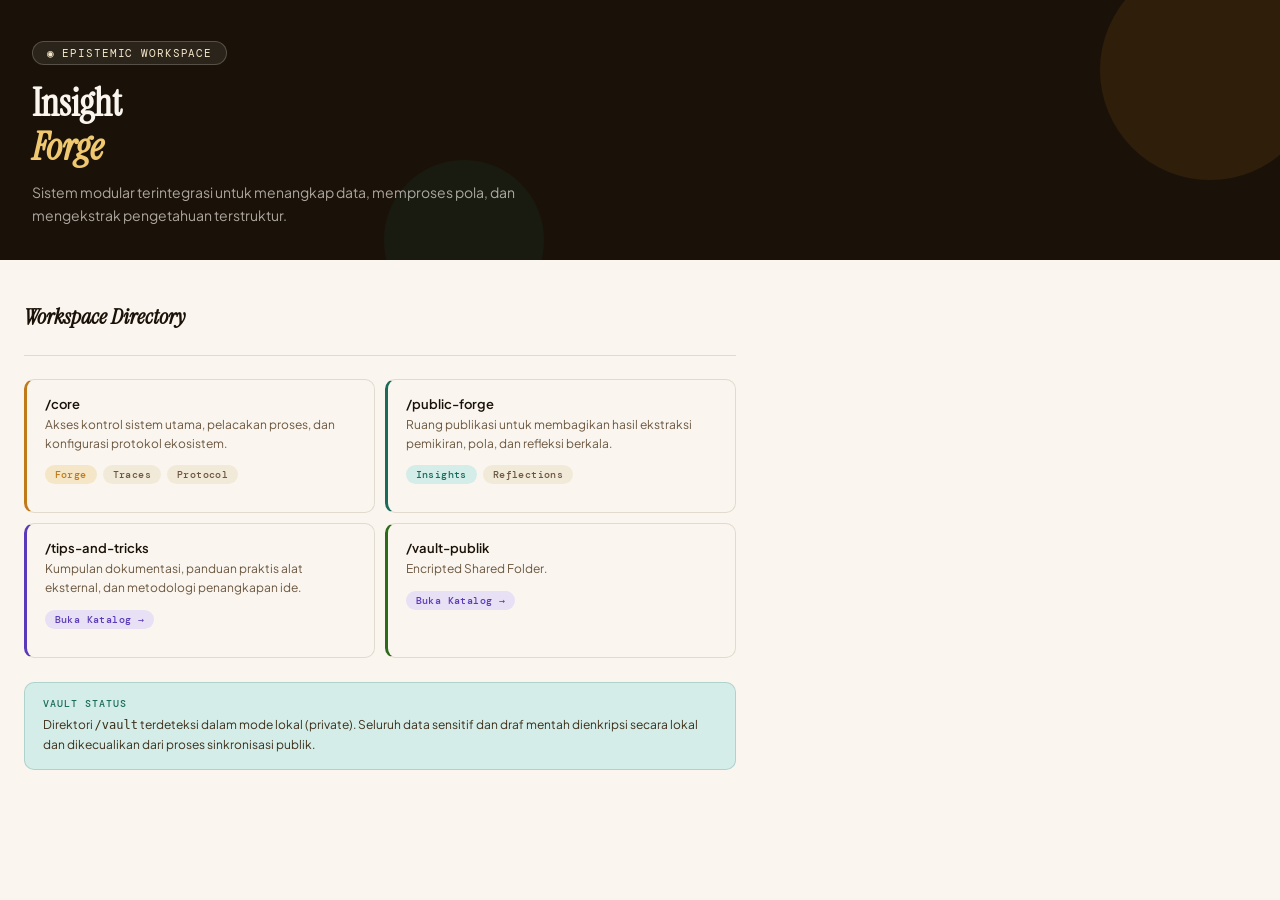
<file: index.html>
<!DOCTYPE html>
<html lang="id">
<head>
  <meta charset="UTF-8">
  <meta name="viewport" content="width=device-width, initial-scale=1.0">
  <title>Insight Forge - Dashboard</title>
  
  <link href="https://fonts.googleapis.com/css2?family=Instrument+Serif:ital@0;1&family=DM+Mono:wght@400;500&family=Plus+Jakarta+Sans:wght@400;500;600&display=swap" rel="stylesheet">
  
  <link rel="stylesheet" href="assets/style.css">
</head>
<body>

  <div class="hero">
    <div class="hero-badge">◉ Epistemic Workspace</div>
    <h1>Insight<br><em>Forge</em></h1>
    <p class="hero-desc">Sistem modular terintegrasi untuk menangkap data, memproses pola, dan mengekstrak pengetahuan terstruktur.</p>
  </div>

  <div class="content-area">
    <h2 class="section-title">Workspace Directory</h2>
    <div class="divider"></div>

    <div class="feature-grid">
      
      <div class="feature-card amber">
        <h3>/core</h3>
        <p>Akses kontrol sistem utama, pelacakan proses, dan konfigurasi protokol ekosistem.</p>
        <div class="tag-row" style="margin-top: 12px;">
          <a href="core/forge.html" class="tag amber" style="text-decoration: none;">Forge</a>
          <a href="core/traces.html" class="tag gray" style="text-decoration: none;">Traces</a>
          <a href="core/protocol.html" class="tag gray" style="text-decoration: none;">Protocol</a>
        </div>
      </div>

      <div class="feature-card teal">
        <h3>/public-forge</h3>
        <p>Ruang publikasi untuk membagikan hasil ekstraksi pemikiran, pola, dan refleksi berkala.</p>
        <div class="tag-row" style="margin-top: 12px;">
          <a href="public-forge/insights.html" class="tag teal" style="text-decoration: none;">Insights</a>
          <a href="public-forge/reflections.html" class="tag gray" style="text-decoration: none;">Reflections</a>
        </div>
      </div>

      <div class="feature-card purple">
        <h3>/tips-and-tricks</h3>
        <p>Kumpulan dokumentasi, panduan praktis alat eksternal, dan metodologi penangkapan ide.</p>
        <div class="tag-row" style="margin-top: 12px;">
          <a href="tips-and-tricks/index.html" class="tag purple" style="text-decoration: none;">Buka Katalog →</a>
        </div>
      </div>

      <div class="feature-card green">
        <h3>/vault-publik</h3>
        <p>Encripted Shared Folder.</p>
        <div class="tag-row" style="margin-top: 12px;">
          <a href="vault-publik" class="tag purple" style="text-decoration: none;">Buka Katalog →</a>
        </div>
      </div>
    </div>

    <div class="info-box" style="margin-top: 1.5rem;">
      <div class="info-label">Vault Status</div>
      <p>Direktori <code>/vault</code> terdeteksi dalam mode lokal (private). Seluruh data sensitif dan draf mentah dienkripsi secara lokal dan dikecualikan dari proses sinkronisasi publik.</p>
    </div>

  </div>

  <script src="assets/forge.js"></script>
</body>
</html>
</file>
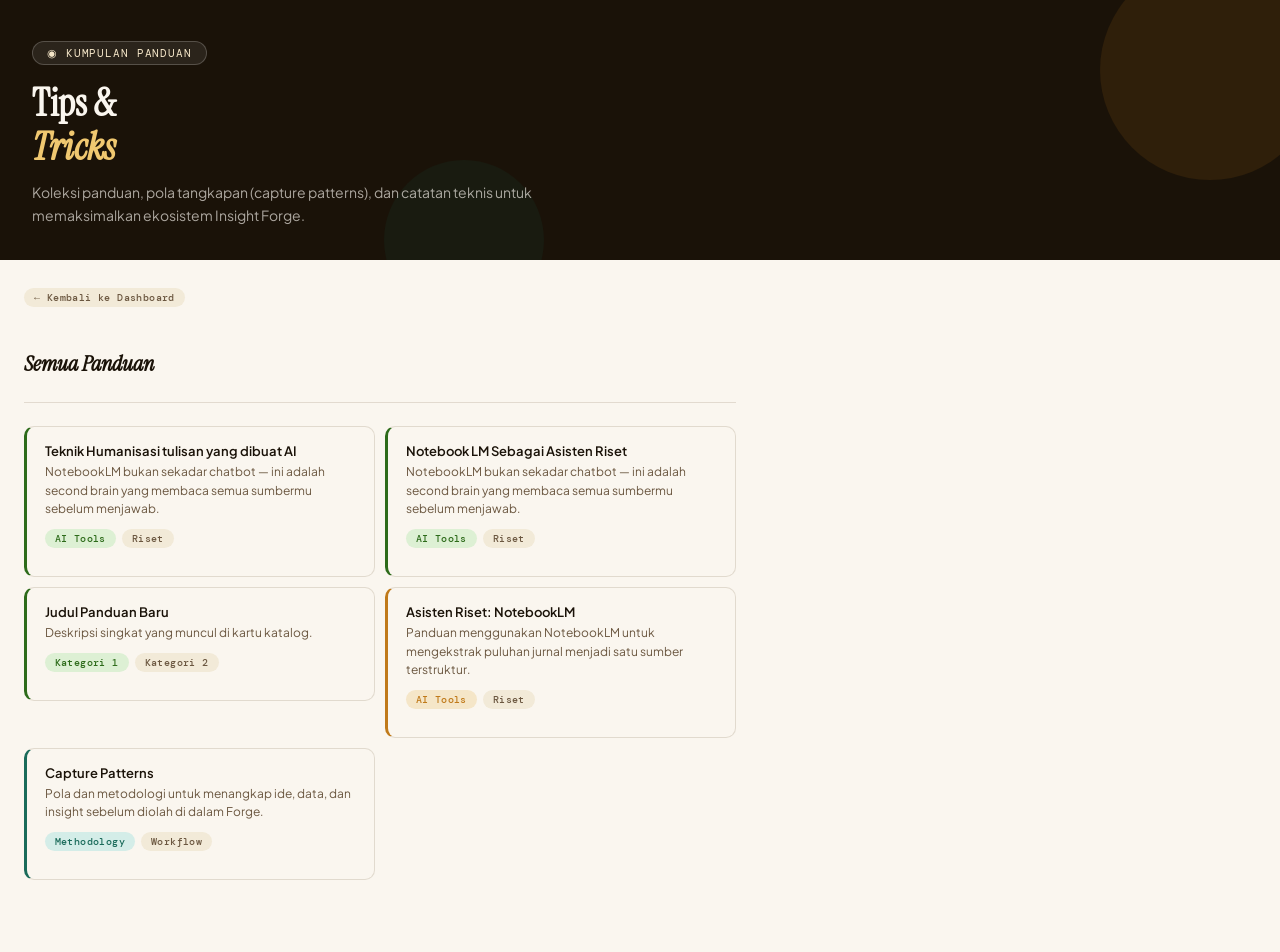
<file: tips-and-tricks/index.html>
<!DOCTYPE html>
<html lang="id">
<head>
  <meta charset="UTF-8">
  <meta name="viewport" content="width=device-width, initial-scale=1.0">
  <title>Tips & Tricks - Insight Forge</title>
  
  <link href="https://fonts.googleapis.com/css2?family=Instrument+Serif:ital@0;1&family=DM+Mono:wght@400;500&family=Plus+Jakarta+Sans:wght@400;500;600&display=swap" rel="stylesheet">
  <link rel="stylesheet" href="../assets/style.css">
</head>
<body>

  <div class="hero">
    <div class="hero-badge">◉ Kumpulan Panduan</div>
    <h1>Tips & <br><em>Tricks</em></h1>
    <p class="hero-desc">Koleksi panduan, pola tangkapan (capture patterns), dan catatan teknis untuk memaksimalkan ekosistem Insight Forge.</p>
  </div>

  <div class="content-area">
    <a href="../index.html" class="tag gray" style="text-decoration: none; display: inline-block; margin-bottom: 1.5rem;">← Kembali ke Dashboard</a>
    
    <h2 class="section-title">Semua Panduan</h2>
    <div class="divider"></div>

    <div class="feature-grid">

<a href="panduan_humanisasi_tulisan_ai.html" style="text-decoration: none;">
        <div class="feature-card green">
          <h3>Teknik Humanisasi tulisan yang dibuat AI</h3>
          <p>NotebookLM bukan sekadar chatbot — ini adalah second brain yang membaca semua sumbermu sebelum menjawab.</p>
          <div class="tag-row" style="margin-top: 10px;">
            <span class="tag green">AI Tools</span>
            <span class="tag gray">Riset</span>
          </div>
        </div>
      </a>

<a href="NotebookLM.html" style="text-decoration: none;">
        <div class="feature-card green">
          <h3>Notebook LM Sebagai Asisten Riset</h3>
          <p>NotebookLM bukan sekadar chatbot — ini adalah second brain yang membaca semua sumbermu sebelum menjawab.</p>
          <div class="tag-row" style="margin-top: 10px;">
            <span class="tag green">AI Tools</span>
            <span class="tag gray">Riset</span>
          </div>
        </div>
      </a>

<a href="panduan-obsidian.html" style="text-decoration: none;">
        <div class="feature-card green">
          <h3>Judul Panduan Baru</h3>
          <p>Deskripsi singkat yang muncul di kartu katalog.</p>
          <div class="tag-row" style="margin-top: 10px;">
            <span class="tag green">Kategori 1</span>
            <span class="tag gray">Kategori 2</span>
          </div>
        </div>
      </a>
      
      <a href="forge-notes.html" style="text-decoration: none;">
        <div class="feature-card amber">
          <h3>Asisten Riset: NotebookLM</h3>
          <p>Panduan menggunakan NotebookLM untuk mengekstrak puluhan jurnal menjadi satu sumber terstruktur.</p>
          <div class="tag-row" style="margin-top: 10px;">
            <span class="tag amber">AI Tools</span>
            <span class="tag gray">Riset</span>
          </div>
        </div>
      </a>

      <a href="capture-patterns.html" style="text-decoration: none;">
        <div class="feature-card teal">
          <h3>Capture Patterns</h3>
          <p>Pola dan metodologi untuk menangkap ide, data, dan insight sebelum diolah di dalam Forge.</p>
          <div class="tag-row" style="margin-top: 10px;">
            <span class="tag teal">Methodology</span>
            <span class="tag gray">Workflow</span>
          </div>
        </div>
      </a>

    </div>
  </div>

  <script src="../assets/forge.js"></script>
</body>
</html>
</file>
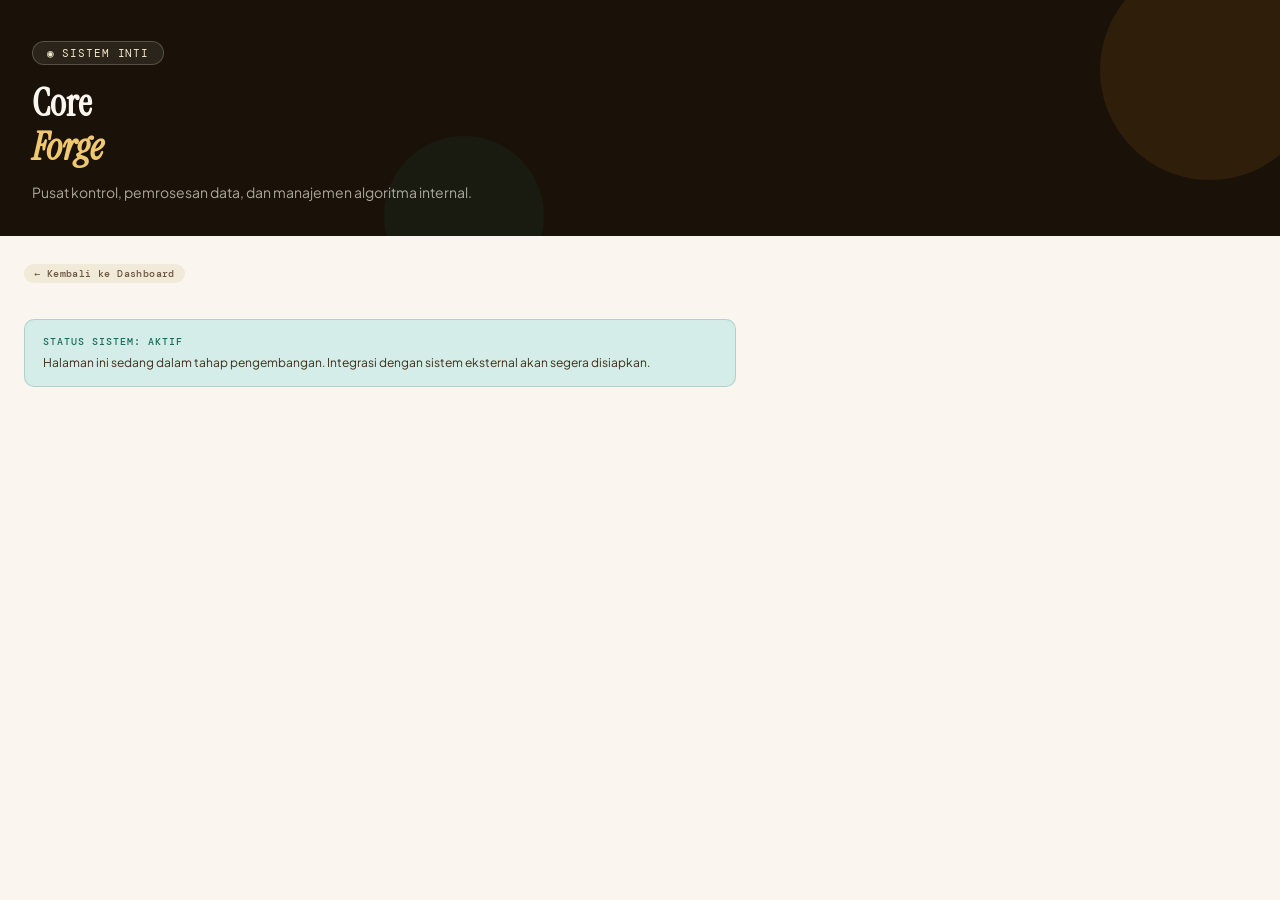
<file: core/forge.html>
<!DOCTYPE html>
<html lang="id">
<head>
  <meta charset="UTF-8">
  <meta name="viewport" content="width=device-width, initial-scale=1.0">
  <title>Core Forge - Insight Forge</title>
  
  <link href="https://fonts.googleapis.com/css2?family=Instrument+Serif:ital@0;1&family=DM+Mono:wght@400;500&family=Plus+Jakarta+Sans:wght@400;500;600&display=swap" rel="stylesheet">
  <link rel="stylesheet" href="../assets/style.css">
</head>
<body>

  <div class="hero">
    <div class="hero-badge">◉ Sistem Inti</div>
    <h1>Core <br><em>Forge</em></h1>
    <p class="hero-desc">Pusat kontrol, pemrosesan data, dan manajemen algoritma internal.</p>
  </div>

  <div class="content-area">
    <a href="../index.html" class="tag gray" style="text-decoration: none; display: inline-block; margin-bottom: 1.5rem;">← Kembali ke Dashboard</a>
    
    <div class="info-box">
      <div class="info-label">Status Sistem: AKTIF</div>
      <p>Halaman ini sedang dalam tahap pengembangan. Integrasi dengan sistem eksternal akan segera disiapkan.</p>
    </div>
  </div>

  <script src="../assets/forge.js"></script>
</body>
</html>
</file>
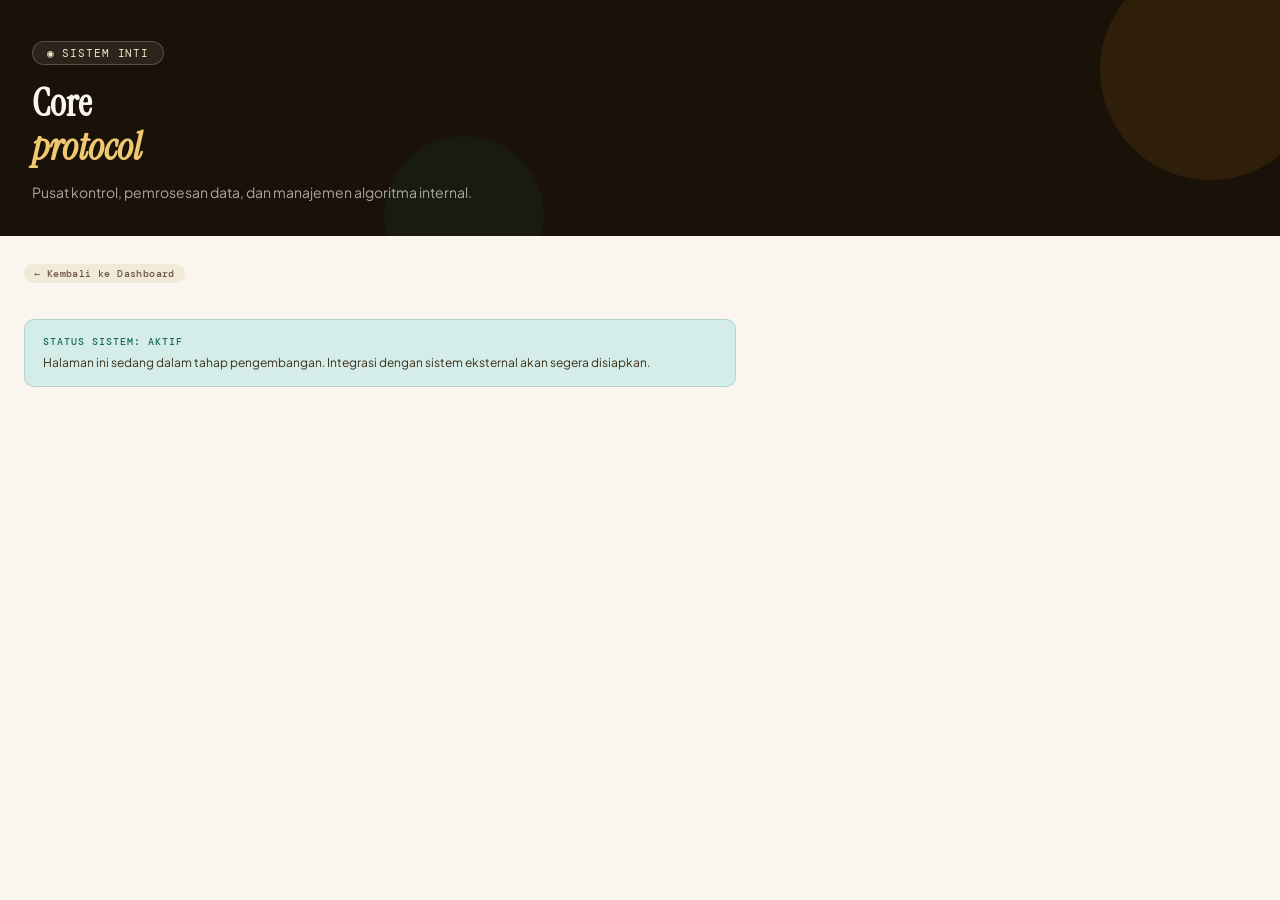
<file: core/protocol.html>
<!DOCTYPE html>
<html lang="id">
<head>
  <meta charset="UTF-8">
  <meta name="viewport" content="width=device-width, initial-scale=1.0">
  <title>Core Forge - Insight Forge</title>
  
  <link href="https://fonts.googleapis.com/css2?family=Instrument+Serif:ital@0;1&family=DM+Mono:wght@400;500&family=Plus+Jakarta+Sans:wght@400;500;600&display=swap" rel="stylesheet">
  <link rel="stylesheet" href="../assets/style.css">
</head>
<body>

  <div class="hero">
    <div class="hero-badge">◉ Sistem Inti</div>
    <h1>Core <br><em>protocol</em></h1>
    <p class="hero-desc">Pusat kontrol, pemrosesan data, dan manajemen algoritma internal.</p>
  </div>

  <div class="content-area">
    <a href="../index.html" class="tag gray" style="text-decoration: none; display: inline-block; margin-bottom: 1.5rem;">← Kembali ke Dashboard</a>
    
    <div class="info-box">
      <div class="info-label">Status Sistem: AKTIF</div>
      <p>Halaman ini sedang dalam tahap pengembangan. Integrasi dengan sistem eksternal akan segera disiapkan.</p>
    </div>
  </div>

  <script src="../assets/forge.js"></script>
</body>
</html>
</file>
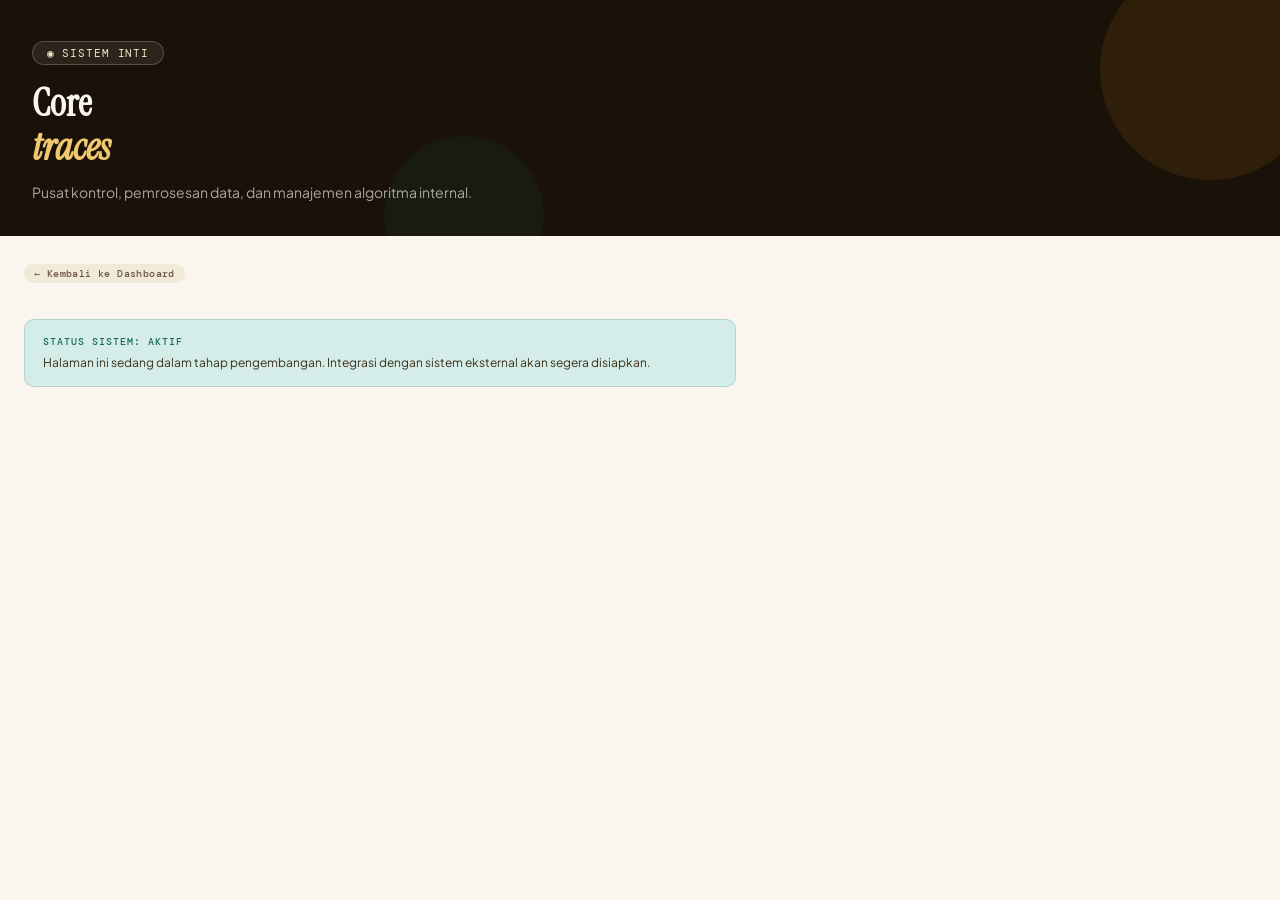
<file: core/traces.html>
<!DOCTYPE html>
<html lang="id">
<head>
  <meta charset="UTF-8">
  <meta name="viewport" content="width=device-width, initial-scale=1.0">
  <title>Core Forge - Insight Forge</title>
  
  <link href="https://fonts.googleapis.com/css2?family=Instrument+Serif:ital@0;1&family=DM+Mono:wght@400;500&family=Plus+Jakarta+Sans:wght@400;500;600&display=swap" rel="stylesheet">
  <link rel="stylesheet" href="../assets/style.css">
</head>
<body>

  <div class="hero">
    <div class="hero-badge">◉ Sistem Inti</div>
    <h1>Core <br><em>traces</em></h1>
    <p class="hero-desc">Pusat kontrol, pemrosesan data, dan manajemen algoritma internal.</p>
  </div>

  <div class="content-area">
    <a href="../index.html" class="tag gray" style="text-decoration: none; display: inline-block; margin-bottom: 1.5rem;">← Kembali ke Dashboard</a>
    
    <div class="info-box">
      <div class="info-label">Status Sistem: AKTIF</div>
      <p>Halaman ini sedang dalam tahap pengembangan. Integrasi dengan sistem eksternal akan segera disiapkan.</p>
    </div>
  </div>

  <script src="../assets/forge.js"></script>
</body>
</html>
</file>
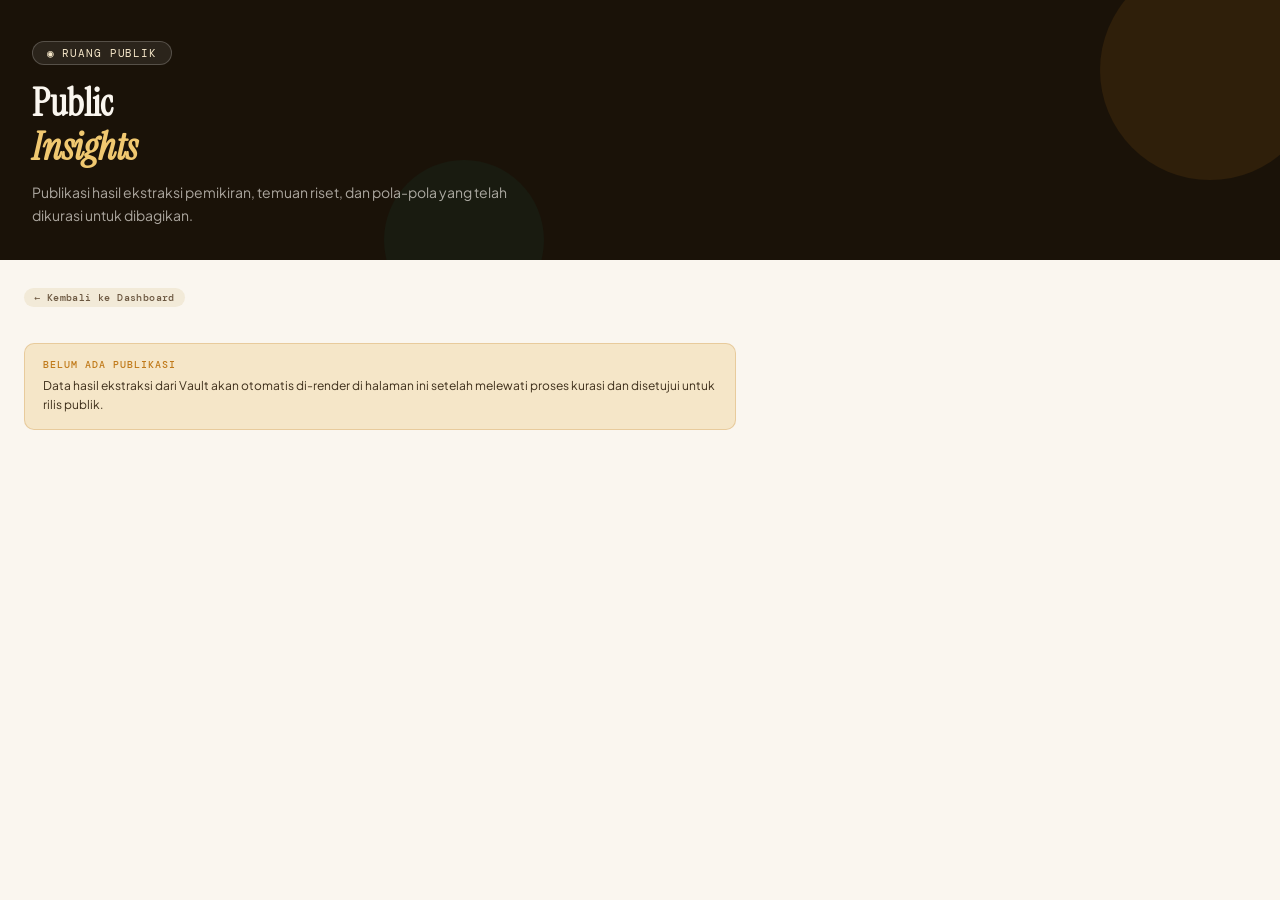
<file: public-forge/insights.html>
<!DOCTYPE html>
<html lang="id">
<head>
  <meta charset="UTF-8">
  <meta name="viewport" content="width=device-width, initial-scale=1.0">
  <title>Insights - Public Forge</title>
  
  <link href="https://fonts.googleapis.com/css2?family=Instrument+Serif:ital@0;1&family=DM+Mono:wght@400;500&family=Plus+Jakarta+Sans:wght@400;500;600&display=swap" rel="stylesheet">
  <link rel="stylesheet" href="../assets/style.css">
</head>
<body>

  <div class="hero">
    <div class="hero-badge">◉ Ruang Publik</div>
    <h1>Public <br><em>Insights</em></h1>
    <p class="hero-desc">Publikasi hasil ekstraksi pemikiran, temuan riset, dan pola-pola yang telah dikurasi untuk dibagikan.</p>
  </div>

  <div class="content-area">
    <a href="../index.html" class="tag gray" style="text-decoration: none; display: inline-block; margin-bottom: 1.5rem;">← Kembali ke Dashboard</a>
    
    <div class="tip-box">
      <div class="tip-label">Belum Ada Publikasi</div>
      <p>Data hasil ekstraksi dari Vault akan otomatis di-render di halaman ini setelah melewati proses kurasi dan disetujui untuk rilis publik.</p>
    </div>
  </div>

  <script src="../assets/forge.js"></script>
</body>
</html>
</file>
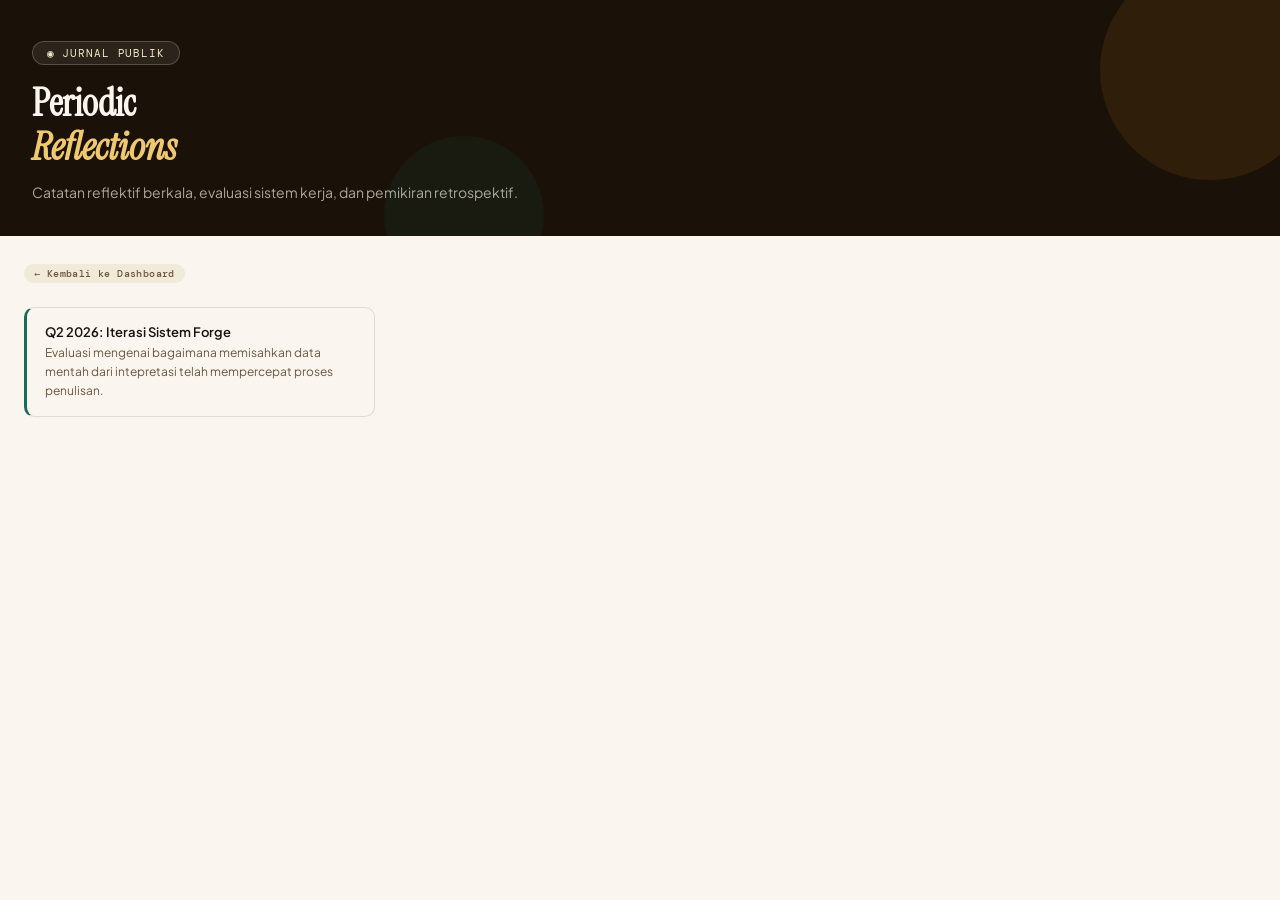
<file: public-forge/reflections.html>
<!DOCTYPE html>
<html lang="id">
<head>
  <meta charset="UTF-8">
  <meta name="viewport" content="width=device-width, initial-scale=1.0">
  <title>Reflections - Public Forge</title>
  
  <link href="https://fonts.googleapis.com/css2?family=Instrument+Serif:ital@0;1&family=DM+Mono:wght@400;500&family=Plus+Jakarta+Sans:wght@400;500;600&display=swap" rel="stylesheet">
  <link rel="stylesheet" href="../assets/style.css">
</head>
<body>

  <div class="hero">
    <div class="hero-badge">◉ Jurnal Publik</div>
    <h1>Periodic <br><em>Reflections</em></h1>
    <p class="hero-desc">Catatan reflektif berkala, evaluasi sistem kerja, dan pemikiran retrospektif.</p>
  </div>

  <div class="content-area">
    <a href="../index.html" class="tag gray" style="text-decoration: none; display: inline-block; margin-bottom: 1.5rem;">← Kembali ke Dashboard</a>
    
    <div class="feature-grid">
      <!-- Contoh Placeholder Item -->
      <div class="feature-card teal">
        <h3>Q2 2026: Iterasi Sistem Forge</h3>
        <p>Evaluasi mengenai bagaimana memisahkan data mentah dari intepretasi telah mempercepat proses penulisan.</p>
      </div>
    </div>
  </div>

  <script src="../assets/forge.js"></script>
</body>
</html>
</file>
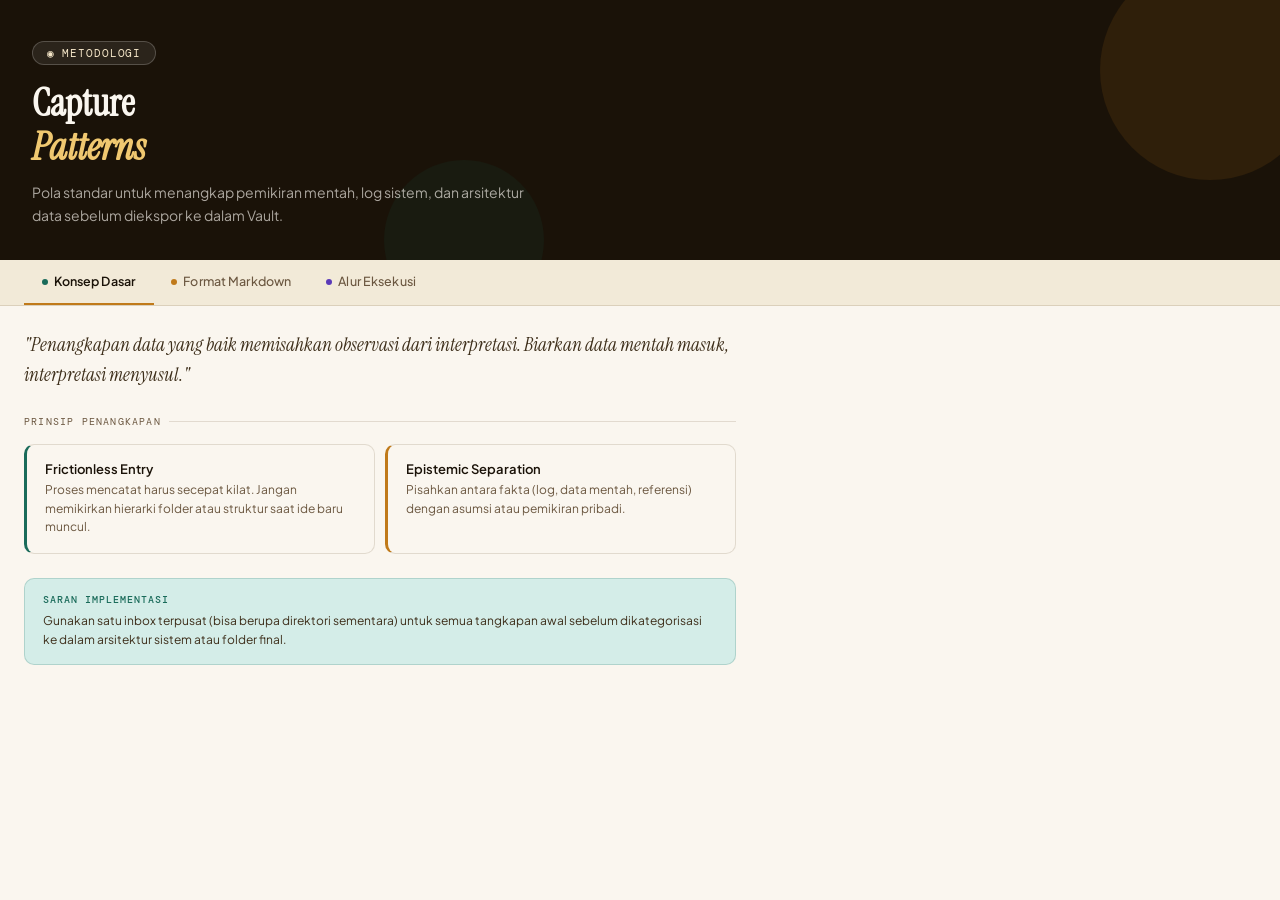
<file: tips-and-tricks/capture-patterns.html>
<!DOCTYPE html>
<html lang="id">
<head>
  <meta charset="UTF-8">
  <meta name="viewport" content="width=device-width, initial-scale=1.0">
  <title>Capture Patterns - Insight Forge</title>
  
  <link href="https://fonts.googleapis.com/css2?family=Instrument+Serif:ital@0;1&family=DM+Mono:wght@400;500&family=Plus+Jakarta+Sans:wght@400;500;600&display=swap" rel="stylesheet">
  <link rel="stylesheet" href="../assets/style.css">
</head>
<body>

  <div class="hero">
    <div class="hero-badge">◉ Metodologi</div>
    <h1>Capture<br><em>Patterns</em></h1>
    <p class="hero-desc">Pola standar untuk menangkap pemikiran mentah, log sistem, dan arsitektur data sebelum diekspor ke dalam Vault.</p>
  </div>

  <nav class="nav-tabs">
    <button class="tab-btn active" onclick="switchTab('konsep')" data-tab="konsep">
      <span class="tab-dot" style="background:#1a6b5a"></span>Konsep Dasar
    </button>
    <button class="tab-btn" onclick="switchTab('format')" data-tab="format">
      <span class="tab-dot" style="background:#c07a1a"></span>Format Markdown
    </button>
    <button class="tab-btn" onclick="switchTab('alur')" data-tab="alur">
      <span class="tab-dot" style="background:#5a3ab8"></span>Alur Eksekusi
    </button>
  </nav>

  <div class="content-area">
    
    <div id="tab-konsep" class="tab-panel active">
      <p class="intro-text">"Penangkapan data yang baik memisahkan observasi dari interpretasi. Biarkan data mentah masuk, interpretasi menyusul."</p>
      
      <div class="section-label">Prinsip Penangkapan</div>
      <div class="feature-grid">
        <div class="feature-card teal">
          <h3>Frictionless Entry</h3>
          <p>Proses mencatat harus secepat kilat. Jangan memikirkan hierarki folder atau struktur saat ide baru muncul.</p>
        </div>
        <div class="feature-card amber">
          <h3>Epistemic Separation</h3>
          <p>Pisahkan antara fakta (log, data mentah, referensi) dengan asumsi atau pemikiran pribadi.</p>
        </div>
      </div>
      
      <div class="info-box">
        <div class="info-label">Saran Implementasi</div>
        <p>Gunakan satu inbox terpusat (bisa berupa direktori sementara) untuk semua tangkapan awal sebelum dikategorisasi ke dalam arsitektur sistem atau folder final.</p>
      </div>
    </div>

    <div id="tab-format" class="tab-panel">
      <div class="section-label">Standarisasi Metadata (Frontmatter)</div>
      <p style="font-size: 14px; margin-bottom: 1rem; color: var(--ink2);">Gunakan header YAML berikut untuk setiap catatan baru agar kompatibel dengan sistem pengelolaan pengetahuan yang berbasis Markdown.</p>
      
      <div class="prompt-block">
        <button class="copy-btn" onclick="copyPrompt(this)">salin</button>
        <p>---
id: <span class="placeholder">YYYYMMDDHHMMSS</span>
title: <span class="placeholder">"Judul Singkat"</span>
aliases: []
tags: [<span class="placeholder">raw, idea, arsitektur</span>]
date: <span class="placeholder">YYYY-MM-DD</span>
status: <span class="highlight">seed</span>
---

# Observasi
- 

# Konteks / Logika
- </p>
      </div>
    </div>

    <div id="tab-alur" class="tab-panel">
      <div class="section-label">Prosedur Konversi Data</div>
      
      <ul class="step-list">
        <li class="step-item">
          <div class="step-num">1</div>
          <div class="step-content">
            <h4>Raw Capture (Input Mentah)</h4>
            <p>Tangkap log terminal, output model AI, atau coretan pemikiran tanpa filter pemformatan.</p>
          </div>
        </li>
        <li class="step-item">
          <div class="step-num">2</div>
          <div class="step-content">
            <h4>Pembersihan Noise</h4>
            <p>Hapus kunci JSON yang tidak relevan (seperti <code>reasoning_content</code>) jika mengekspor riwayat percakapan. Sisakan hanya data esensial.</p>
          </div>
        </li>
        <li class="step-item">
          <div class="step-num">3</div>
          <div class="step-content">
            <h4>Injeksi Metadata</h4>
            <p>Tambahkan YAML Frontmatter dan simpan dengan ekstensi <code>.md</code> untuk diarsip ke dalam Vault lokal.</p>
          </div>
        </li>
      </ul>
    </div>

  </div>

  <script src="../assets/forge.js"></script>
</body>
</html>
</file>
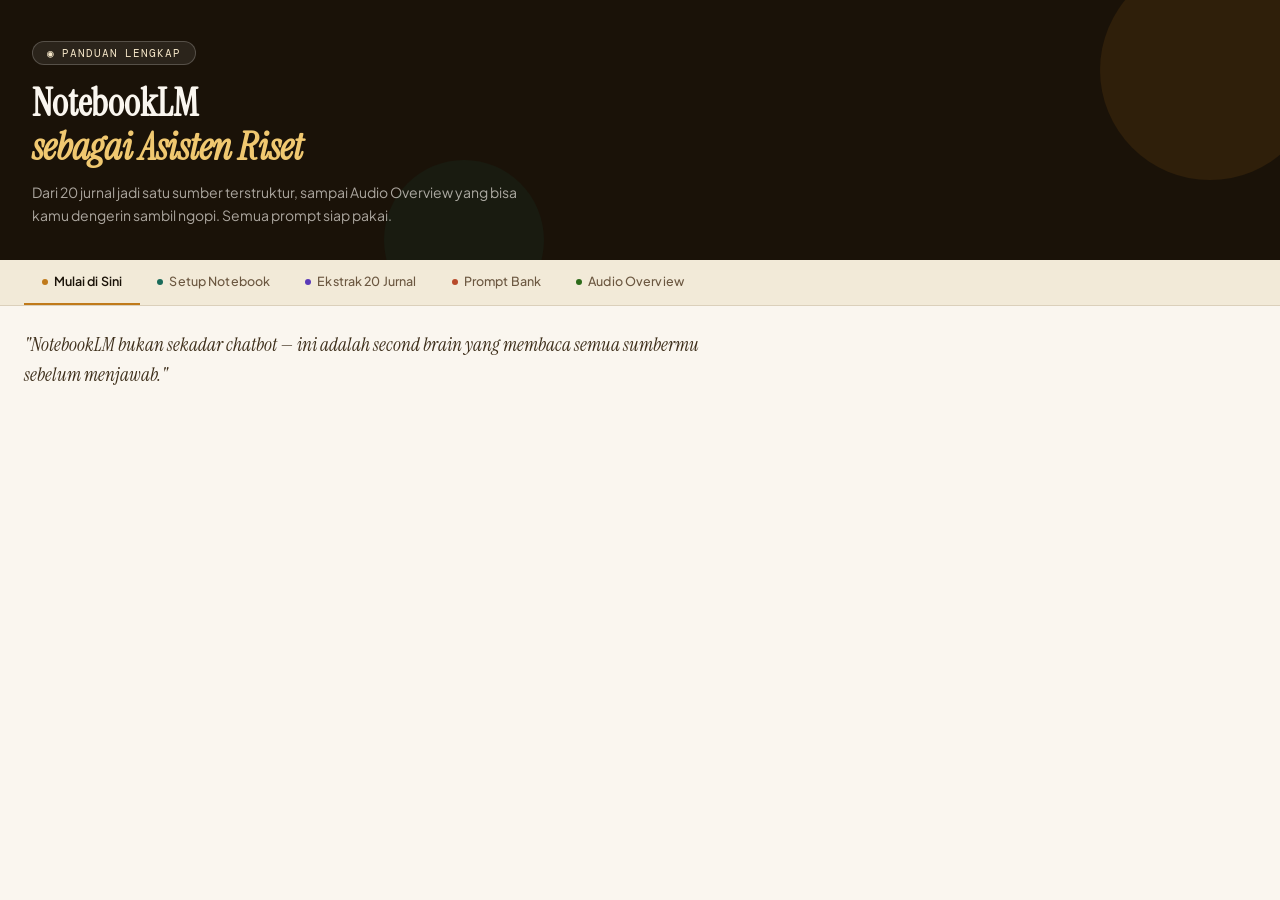
<file: tips-and-tricks/forge-notes.html>
<!DOCTYPE html>
<html lang="id">
<head>
  <meta charset="UTF-8">
  <meta name="viewport" content="width=device-width, initial-scale=1.0">
  <title>NotebookLM - Insight Forge</title>
  
  <link rel="stylesheet" href="../assets/style.css">
</head>
<body>

  <div class="hero">
    <div class="hero-badge">◉ Panduan Lengkap</div>
    <h1>NotebookLM<br><em>sebagai Asisten Riset</em></h1>
    <p class="hero-desc">Dari 20 jurnal jadi satu sumber terstruktur, sampai Audio Overview yang bisa kamu dengerin sambil ngopi. Semua prompt siap pakai.</p>
  </div>

  <nav class="nav-tabs">
    <button class="tab-btn active" onclick="switchTab('start')" data-tab="start">
      <span class="tab-dot" style="background:#c07a1a"></span>Mulai di Sini
    </button>
    <button class="tab-btn" onclick="switchTab('setup')" data-tab="setup">
      <span class="tab-dot" style="background:#1a6b5a"></span>Setup Notebook
    </button>
    <button class="tab-btn" onclick="switchTab('extract')" data-tab="extract">
      <span class="tab-dot" style="background:#5a3ab8"></span>Ekstrak 20 Jurnal
    </button>
    <button class="tab-btn" onclick="switchTab('prompts')" data-tab="prompts">
      <span class="tab-dot" style="background:#b84a2a"></span>Prompt Bank
    </button>
    <button class="tab-btn" onclick="switchTab('audio')" data-tab="audio">
      <span class="tab-dot" style="background:#2d6b1a"></span>Audio Overview
    </button>
  </nav>

  <div class="content-area">
    <div id="tab-start" class="tab-panel active">
      <p class="intro-text">"NotebookLM bukan sekadar chatbot — ini adalah second brain yang membaca semua sumbermu sebelum menjawab."</p>
      </div>
    
    </div>

  <script src="../assets/forge.js"></script>

</body>
</html>
</file>
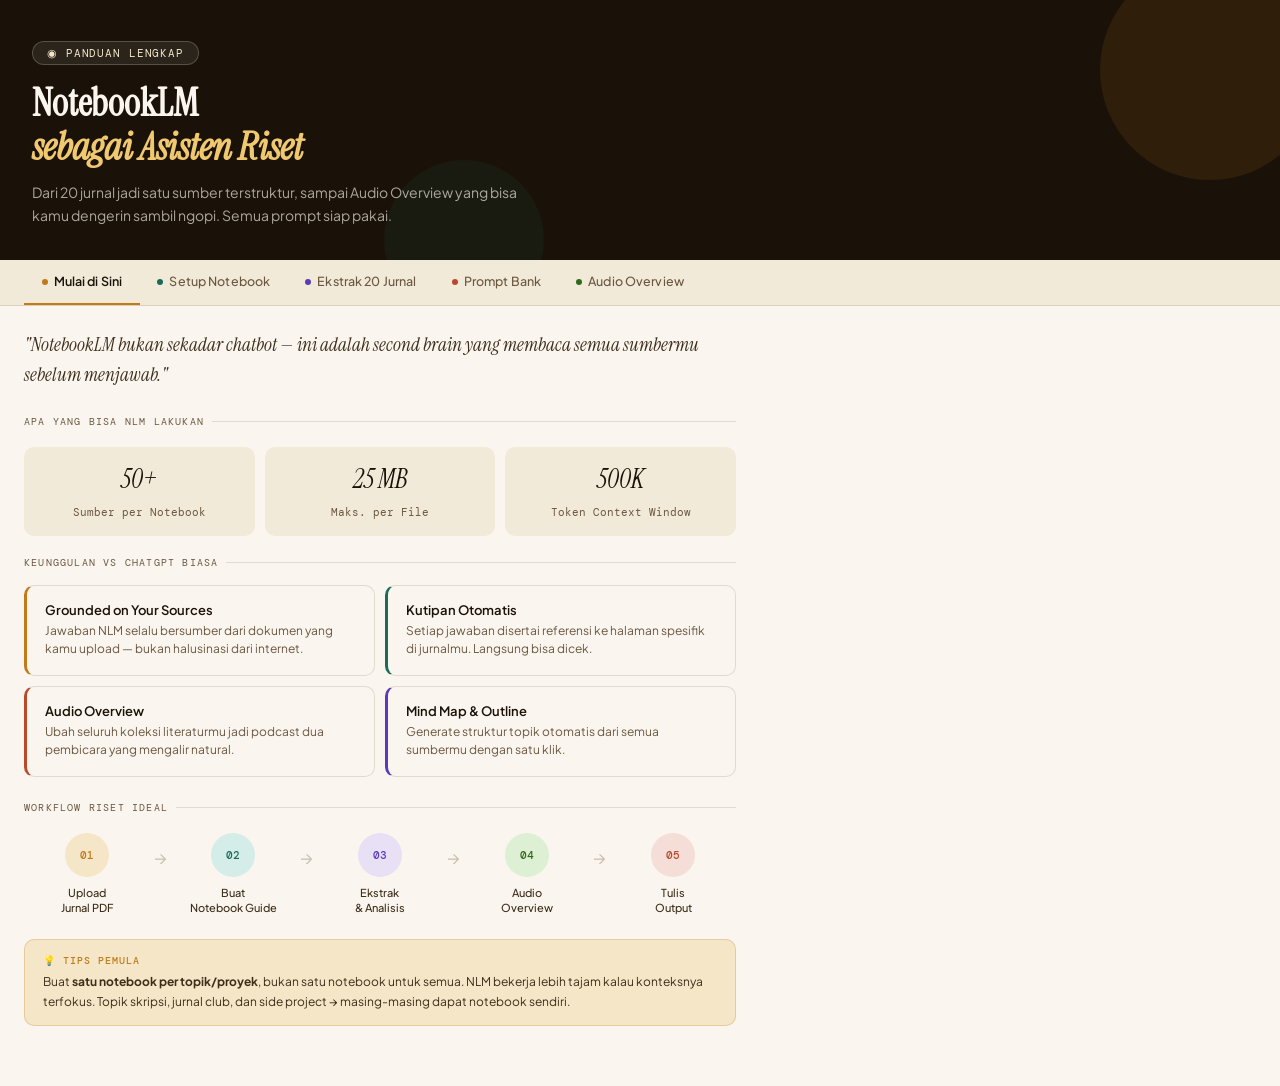
<file: tips-and-tricks/NotebookLM.html>
<!DOCTYPE html>
<html>
<head>
<style>
  @import url('https://fonts.googleapis.com/css2?family=Instrument+Serif:ital@0;1&family=DM+Mono:wght@400;500&family=Plus+Jakarta+Sans:wght@400;500;600&display=swap');

  * { box-sizing: border-box; margin: 0; padding: 0; }

  :root {
    --ink: #1a1208;
    --ink2: #3d2e1a;
    --ink3: #6b5740;
    --cream: #faf6ef;
    --cream2: #f2ead8;
    --cream3: #e8ddc8;
    --amber: #c07a1a;
    --amber-light: #f5e6c8;
    --teal: #1a6b5a;
    --teal-light: #d4ede8;
    --coral: #b84a2a;
    --coral-light: #f5ddd8;
    --purple: #5a3ab8;
    --purple-light: #e8e0f5;
    --green: #2d6b1a;
    --green-light: #ddf0d4;
    --border: rgba(90,60,20,0.15);
    --border2: rgba(90,60,20,0.28);
  }

  body {
    background: var(--cream);
    font-family: 'Plus Jakarta Sans', sans-serif;
    color: var(--ink);
    padding: 0;
    min-height: 100vh;
  }

  .hero {
    background: var(--ink);
    color: var(--cream);
    padding: 2.5rem 2rem 2rem;
    position: relative;
    overflow: hidden;
  }

  .hero::before {
    content: '';
    position: absolute;
    top: -40px; right: -40px;
    width: 220px; height: 220px;
    border-radius: 50%;
    background: var(--amber);
    opacity: 0.12;
  }

  .hero::after {
    content: '';
    position: absolute;
    bottom: -60px; left: 30%;
    width: 160px; height: 160px;
    border-radius: 50%;
    background: var(--teal);
    opacity: 0.10;
  }

  .hero-badge {
    display: inline-flex;
    align-items: center;
    gap: 6px;
    background: rgba(255,255,255,0.08);
    border: 0.5px solid rgba(255,255,255,0.2);
    border-radius: 100px;
    padding: 4px 14px;
    font-size: 11px;
    font-family: 'DM Mono', monospace;
    letter-spacing: 0.08em;
    color: var(--amber-light);
    margin-bottom: 1rem;
    text-transform: uppercase;
  }

  .hero h1 {
    font-family: 'Instrument Serif', serif;
    font-size: 2.4rem;
    line-height: 1.15;
    color: var(--cream);
    margin-bottom: 0.75rem;
    position: relative;
    z-index: 1;
  }

  .hero h1 em {
    font-style: italic;
    color: #f0c870;
  }

  .hero-desc {
    font-size: 14px;
    color: rgba(250,246,239,0.65);
    line-height: 1.65;
    max-width: 520px;
    position: relative;
    z-index: 1;
  }

  .nav-tabs {
    display: flex;
    gap: 0;
    background: var(--cream2);
    border-bottom: 1px solid var(--border);
    padding: 0 1.5rem;
    overflow-x: auto;
    scrollbar-width: none;
  }

  .nav-tabs::-webkit-scrollbar { display: none; }

  .tab-btn {
    font-family: 'Plus Jakarta Sans', sans-serif;
    font-size: 12.5px;
    font-weight: 500;
    color: var(--ink3);
    background: none;
    border: none;
    border-bottom: 2.5px solid transparent;
    padding: 0.85rem 1.1rem;
    cursor: pointer;
    white-space: nowrap;
    transition: all 0.18s;
    letter-spacing: 0.01em;
  }

  .tab-btn:hover { color: var(--ink); }

  .tab-btn.active {
    color: var(--ink);
    border-bottom-color: var(--amber);
    font-weight: 600;
  }

  .tab-dot {
    display: inline-block;
    width: 6px; height: 6px;
    border-radius: 50%;
    margin-right: 6px;
    vertical-align: middle;
    position: relative;
    top: -1px;
  }

  .content-area {
    padding: 1.5rem 1.5rem 3rem;
    max-width: 760px;
  }

  .tab-panel { display: none; }
  .tab-panel.active { display: block; }

  .section-label {
    font-family: 'DM Mono', monospace;
    font-size: 10px;
    text-transform: uppercase;
    letter-spacing: 0.12em;
    color: var(--ink3);
    margin-bottom: 1rem;
    display: flex;
    align-items: center;
    gap: 8px;
  }

  .section-label::after {
    content: '';
    flex: 1;
    height: 0.5px;
    background: var(--border);
  }

  .intro-text {
    font-family: 'Instrument Serif', serif;
    font-size: 1.2rem;
    line-height: 1.6;
    color: var(--ink2);
    margin-bottom: 1.5rem;
    font-style: italic;
  }

  .feature-grid {
    display: grid;
    grid-template-columns: 1fr 1fr;
    gap: 10px;
    margin-bottom: 1.5rem;
  }

  .feature-card {
    background: var(--cream);
    border: 0.5px solid var(--border);
    border-radius: 10px;
    padding: 1rem 1.1rem;
    border-left: 3px solid;
  }

  .feature-card.amber { border-left-color: var(--amber); }
  .feature-card.teal { border-left-color: var(--teal); }
  .feature-card.coral { border-left-color: var(--coral); }
  .feature-card.purple { border-left-color: var(--purple); }
  .feature-card.green { border-left-color: var(--green); }

  .feature-card h3 {
    font-size: 13px;
    font-weight: 600;
    color: var(--ink);
    margin-bottom: 4px;
  }

  .feature-card p {
    font-size: 12px;
    color: var(--ink3);
    line-height: 1.55;
  }

  .step-list { list-style: none; margin-bottom: 1.5rem; }

  .step-item {
    display: flex;
    gap: 12px;
    padding: 0.9rem 0;
    border-bottom: 0.5px solid var(--border);
  }

  .step-item:last-child { border-bottom: none; }

  .step-num {
    font-family: 'DM Mono', monospace;
    font-size: 11px;
    font-weight: 500;
    color: var(--cream);
    background: var(--ink);
    width: 22px; height: 22px;
    border-radius: 50%;
    display: flex;
    align-items: center;
    justify-content: center;
    flex-shrink: 0;
    margin-top: 1px;
  }

  .step-content h4 {
    font-size: 13.5px;
    font-weight: 600;
    color: var(--ink);
    margin-bottom: 3px;
  }

  .step-content p {
    font-size: 12px;
    color: var(--ink3);
    line-height: 1.55;
  }

  .prompt-block {
    background: var(--ink);
    border-radius: 10px;
    padding: 1.1rem 1.25rem;
    margin: 0.75rem 0 1.25rem;
    position: relative;
    overflow: hidden;
  }

  .prompt-block::before {
    content: 'PROMPT SIAP PAKAI';
    font-family: 'DM Mono', monospace;
    font-size: 9px;
    letter-spacing: 0.12em;
    color: rgba(240,200,112,0.7);
    display: block;
    margin-bottom: 8px;
  }

  .prompt-block p {
    font-family: 'DM Mono', monospace;
    font-size: 11.5px;
    color: #e8dfc8;
    line-height: 1.7;
    white-space: pre-wrap;
  }

  .prompt-block .highlight { color: #f0c870; }
  .prompt-block .placeholder { color: #88c8a0; font-style: italic; }

  .copy-btn {
    position: absolute;
    top: 10px; right: 10px;
    font-family: 'DM Mono', monospace;
    font-size: 10px;
    color: rgba(240,200,112,0.7);
    background: rgba(255,255,255,0.07);
    border: 0.5px solid rgba(255,255,255,0.15);
    border-radius: 5px;
    padding: 3px 8px;
    cursor: pointer;
    transition: all 0.15s;
  }

  .copy-btn:hover {
    background: rgba(255,255,255,0.14);
    color: #f0c870;
  }

  .tip-box {
    background: var(--amber-light);
    border: 0.5px solid rgba(192,122,26,0.25);
    border-radius: 10px;
    padding: 0.9rem 1.1rem;
    margin: 0.75rem 0;
  }

  .tip-box .tip-label {
    font-family: 'DM Mono', monospace;
    font-size: 10px;
    font-weight: 500;
    text-transform: uppercase;
    letter-spacing: 0.1em;
    color: var(--amber);
    margin-bottom: 5px;
  }

  .tip-box p {
    font-size: 12px;
    color: var(--ink2);
    line-height: 1.6;
  }

  .warn-box {
    background: var(--coral-light);
    border: 0.5px solid rgba(184,74,42,0.2);
    border-radius: 10px;
    padding: 0.9rem 1.1rem;
    margin: 0.75rem 0;
  }

  .warn-box .warn-label {
    font-family: 'DM Mono', monospace;
    font-size: 10px;
    font-weight: 500;
    text-transform: uppercase;
    letter-spacing: 0.1em;
    color: var(--coral);
    margin-bottom: 5px;
  }

  .warn-box p {
    font-size: 12px;
    color: var(--ink2);
    line-height: 1.6;
  }

  .info-box {
    background: var(--teal-light);
    border: 0.5px solid rgba(26,107,90,0.2);
    border-radius: 10px;
    padding: 0.9rem 1.1rem;
    margin: 0.75rem 0;
  }

  .info-box .info-label {
    font-family: 'DM Mono', monospace;
    font-size: 10px;
    font-weight: 500;
    text-transform: uppercase;
    letter-spacing: 0.1em;
    color: var(--teal);
    margin-bottom: 5px;
  }

  .info-box p {
    font-size: 12px;
    color: var(--ink2);
    line-height: 1.6;
  }

  .use-case-stack { display: flex; flex-direction: column; gap: 10px; margin-bottom: 1.5rem; }

  .use-case-card {
    background: var(--cream);
    border: 0.5px solid var(--border);
    border-radius: 10px;
    overflow: hidden;
  }

  .use-case-header {
    display: flex;
    align-items: center;
    gap: 10px;
    padding: 0.85rem 1.1rem;
    cursor: pointer;
    user-select: none;
    transition: background 0.15s;
  }

  .use-case-header:hover { background: var(--cream2); }

  .use-case-icon {
    width: 32px; height: 32px;
    border-radius: 8px;
    display: flex;
    align-items: center;
    justify-content: center;
    font-size: 15px;
    flex-shrink: 0;
  }

  .use-case-title {
    font-size: 13px;
    font-weight: 600;
    color: var(--ink);
    flex: 1;
  }

  .use-case-arrow {
    font-size: 14px;
    color: var(--ink3);
    transition: transform 0.2s;
  }

  .use-case-body {
    display: none;
    padding: 0 1.1rem 1rem;
    border-top: 0.5px solid var(--border);
  }

  .use-case-body.open { display: block; }
  .use-case-header.open .use-case-arrow { transform: rotate(90deg); }

  .use-case-body p {
    font-size: 12px;
    color: var(--ink3);
    line-height: 1.6;
    margin: 0.8rem 0 0;
  }

  .workflow-row {
    display: flex;
    align-items: flex-start;
    gap: 0;
    margin: 1.2rem 0;
    overflow-x: auto;
    padding-bottom: 4px;
  }

  .workflow-step {
    display: flex;
    flex-direction: column;
    align-items: center;
    min-width: 100px;
    flex: 1;
  }

  .workflow-circle {
    width: 44px; height: 44px;
    border-radius: 50%;
    display: flex;
    align-items: center;
    justify-content: center;
    font-size: 18px;
    margin-bottom: 8px;
    font-family: 'DM Mono', monospace;
    font-size: 11px;
    font-weight: 500;
  }

  .workflow-label {
    font-size: 11px;
    font-weight: 500;
    color: var(--ink2);
    text-align: center;
    line-height: 1.4;
  }

  .workflow-arrow {
    font-size: 18px;
    color: var(--border2);
    padding: 0 4px;
    padding-top: 12px;
    flex-shrink: 0;
  }

  .tag-row { display: flex; flex-wrap: wrap; gap: 6px; margin: 0.75rem 0; }

  .tag {
    font-family: 'DM Mono', monospace;
    font-size: 10px;
    padding: 3px 10px;
    border-radius: 100px;
    font-weight: 500;
    letter-spacing: 0.04em;
  }

  .tag.amber { background: var(--amber-light); color: var(--amber); }
  .tag.teal { background: var(--teal-light); color: var(--teal); }
  .tag.coral { background: var(--coral-light); color: var(--coral); }
  .tag.purple { background: var(--purple-light); color: var(--purple); }
  .tag.green { background: var(--green-light); color: var(--green); }
  .tag.gray { background: var(--cream2); color: var(--ink3); }

  .divider {
    height: 0.5px;
    background: var(--border);
    margin: 1.5rem 0;
  }

  .audio-visual {
    background: var(--ink);
    border-radius: 12px;
    padding: 1.5rem;
    margin: 1rem 0;
    display: flex;
    gap: 1.2rem;
    align-items: center;
  }

  .audio-waveform {
    display: flex;
    align-items: center;
    gap: 3px;
    height: 40px;
  }

  .audio-bar {
    width: 4px;
    background: var(--amber-light);
    border-radius: 2px;
    opacity: 0.6;
    animation: wave 1.2s ease-in-out infinite;
  }

  @keyframes wave {
    0%, 100% { transform: scaleY(0.4); opacity: 0.4; }
    50% { transform: scaleY(1); opacity: 0.9; }
  }

  .audio-info { flex: 1; }

  .audio-info h4 {
    font-family: 'Instrument Serif', serif;
    font-size: 1rem;
    color: var(--cream);
    margin-bottom: 4px;
    font-style: italic;
  }

  .audio-info p {
    font-size: 11px;
    color: rgba(250,246,239,0.5);
    font-family: 'DM Mono', monospace;
  }

  .big-number {
    font-family: 'Instrument Serif', serif;
    font-size: 2rem;
    color: var(--ink);
    font-style: italic;
  }

  .stat-row {
    display: grid;
    grid-template-columns: repeat(3, 1fr);
    gap: 10px;
    margin: 1.2rem 0;
  }

  .stat-card {
    background: var(--cream2);
    border-radius: 10px;
    padding: 1rem;
    text-align: center;
  }

  .stat-card .stat-num {
    font-family: 'Instrument Serif', serif;
    font-size: 1.6rem;
    color: var(--ink);
    font-style: italic;
    display: block;
    margin-bottom: 3px;
  }

  .stat-card .stat-label {
    font-size: 10.5px;
    color: var(--ink3);
    font-family: 'DM Mono', monospace;
  }

  h2.section-title {
    font-family: 'Instrument Serif', serif;
    font-size: 1.35rem;
    color: var(--ink);
    font-style: italic;
    margin: 1.2rem 0 0.8rem;
  }

  .prompt-set { margin-bottom: 1.5rem; }
  .prompt-set h3 {
    font-size: 13px;
    font-weight: 600;
    color: var(--ink2);
    margin-bottom: 6px;
  }
</style>
</head>
<body>

<div class="hero">
  <div class="hero-badge">◉ Panduan Lengkap</div>
  <h1>NotebookLM<br><em>sebagai Asisten Riset</em></h1>
  <p class="hero-desc">Dari 20 jurnal jadi satu sumber terstruktur, sampai Audio Overview yang bisa kamu dengerin sambil ngopi. Semua prompt siap pakai.</p>
</div>

<nav class="nav-tabs">
  <button class="tab-btn active" onclick="switchTab('start')" data-tab="start">
    <span class="tab-dot" style="background:#c07a1a"></span>Mulai di Sini
  </button>
  <button class="tab-btn" onclick="switchTab('setup')" data-tab="setup">
    <span class="tab-dot" style="background:#1a6b5a"></span>Setup Notebook
  </button>
  <button class="tab-btn" onclick="switchTab('extract')" data-tab="extract">
    <span class="tab-dot" style="background:#5a3ab8"></span>Ekstrak 20 Jurnal
  </button>
  <button class="tab-btn" onclick="switchTab('prompts')" data-tab="prompts">
    <span class="tab-dot" style="background:#b84a2a"></span>Prompt Bank
  </button>
  <button class="tab-btn" onclick="switchTab('audio')" data-tab="audio">
    <span class="tab-dot" style="background:#2d6b1a"></span>Audio Overview
  </button>
</nav>

<!-- TAB: MULAI DI SINI -->
<div class="content-area">
<div id="tab-start" class="tab-panel active">

  <p class="intro-text">"NotebookLM bukan sekadar chatbot — ini adalah second brain yang membaca semua sumbermu sebelum menjawab."</p>

  <div class="section-label">Apa yang Bisa NLM Lakukan</div>

  <div class="stat-row">
    <div class="stat-card">
      <span class="stat-num">50+</span>
      <span class="stat-label">Sumber per Notebook</span>
    </div>
    <div class="stat-card">
      <span class="stat-num">25 MB</span>
      <span class="stat-label">Maks. per File</span>
    </div>
    <div class="stat-card">
      <span class="stat-num">500K</span>
      <span class="stat-label">Token Context Window</span>
    </div>
  </div>

  <div class="section-label">Keunggulan vs ChatGPT Biasa</div>

  <div class="feature-grid">
    <div class="feature-card amber">
      <h3>Grounded on Your Sources</h3>
      <p>Jawaban NLM selalu bersumber dari dokumen yang kamu upload — bukan halusinasi dari internet.</p>
    </div>
    <div class="feature-card teal">
      <h3>Kutipan Otomatis</h3>
      <p>Setiap jawaban disertai referensi ke halaman spesifik di jurnalmu. Langsung bisa dicek.</p>
    </div>
    <div class="feature-card coral">
      <h3>Audio Overview</h3>
      <p>Ubah seluruh koleksi literaturmu jadi podcast dua pembicara yang mengalir natural.</p>
    </div>
    <div class="feature-card purple">
      <h3>Mind Map & Outline</h3>
      <p>Generate struktur topik otomatis dari semua sumbermu dengan satu klik.</p>
    </div>
  </div>

  <div class="section-label">Workflow Riset Ideal</div>

  <div class="workflow-row">
    <div class="workflow-step">
      <div class="workflow-circle" style="background:#f5e6c8; color:#c07a1a;">01</div>
      <div class="workflow-label">Upload<br>Jurnal PDF</div>
    </div>
    <div class="workflow-arrow">→</div>
    <div class="workflow-step">
      <div class="workflow-circle" style="background:#d4ede8; color:#1a6b5a;">02</div>
      <div class="workflow-label">Buat<br>Notebook Guide</div>
    </div>
    <div class="workflow-arrow">→</div>
    <div class="workflow-step">
      <div class="workflow-circle" style="background:#e8e0f5; color:#5a3ab8;">03</div>
      <div class="workflow-label">Ekstrak<br>& Analisis</div>
    </div>
    <div class="workflow-arrow">→</div>
    <div class="workflow-step">
      <div class="workflow-circle" style="background:#ddf0d4; color:#2d6b1a;">04</div>
      <div class="workflow-label">Audio<br>Overview</div>
    </div>
    <div class="workflow-arrow">→</div>
    <div class="workflow-step">
      <div class="workflow-circle" style="background:#f5ddd8; color:#b84a2a;">05</div>
      <div class="workflow-label">Tulis<br>Output</div>
    </div>
  </div>

  <div class="tip-box">
    <div class="tip-label">💡 Tips Pemula</div>
    <p>Buat <strong>satu notebook per topik/proyek</strong>, bukan satu notebook untuk semua. NLM bekerja lebih tajam kalau konteksnya terfokus. Topik skripsi, jurnal club, dan side project → masing-masing dapat notebook sendiri.</p>
  </div>

</div>

<!-- TAB: SETUP NOTEBOOK -->
<div id="tab-setup" class="tab-panel">

  <div class="section-label">Setup Notebook sebagai Asisten Riset Personal</div>

  <ul class="step-list">
    <li class="step-item">
      <div class="step-num">1</div>
      <div class="step-content">
        <h4>Buka notebook.google.com → New Notebook</h4>
        <p>Beri nama yang spesifik, misalnya "Riset Burnout Tenaga Kesehatan 2024" bukan hanya "Jurnal".</p>
      </div>
    </li>
    <li class="step-item">
      <div class="step-num">2</div>
      <div class="step-content">
        <h4>Upload sumber (PDF, URL, Google Docs, YouTube)</h4>
        <p>Klik Add Source. Bisa batch upload beberapa PDF sekaligus. NLM support hingga 50 sumber per notebook.</p>
      </div>
    </li>
    <li class="step-item">
      <div class="step-num">3</div>
      <div class="step-content">
        <h4>Orientasikan NLM dengan prompt pembuka</h4>
        <p>Sebelum mulai tanya-jawab, kasih konteks dulu siapa kamu dan apa yang ingin dicapai.</p>
      </div>
    </li>
    <li class="step-item">
      <div class="step-num">4</div>
      <div class="step-content">
        <h4>Simpan respons penting ke Notes panel</h4>
        <p>Klik ikon "pin" pada respons bagus. Notes tersimpan di sidebar dan bisa diexport ke Google Docs.</p>
      </div>
    </li>
    <li class="step-item">
      <div class="step-num">5</div>
      <div class="step-content">
        <h4>Generate Notebook Guide</h4>
        <p>Klik tombol "Notebook Guide" di panel kiri untuk auto-summary, FAQ, dan mind map dari semua sumber.</p>
      </div>
    </li>
  </ul>

  <h2 class="section-title">Prompt Orientasi Asisten Riset</h2>

  <div class="prompt-set">
    <h3>Prompt Pembuka (Konteks Peneliti)</h3>
    <div class="prompt-block">
      <button class="copy-btn" onclick="copyPrompt(this)">salin</button>
      <p><span class="highlight">Saya adalah mahasiswa [S2/S3] bidang [nama bidang] yang sedang mengerjakan [topik riset]. Saya telah mengupload [N] jurnal ke notebook ini.

Tolong jadilah asisten riset saya yang:
1. Menjawab berdasarkan HANYA sumber yang diupload
2. Selalu menyebutkan nama jurnal dan halaman spesifik saat mengutip
3. Memberitahu saya ketika suatu pertanyaan tidak terjawab oleh sumber yang ada
4. Menggunakan bahasa Indonesia yang akademis namun mudah dipahami

Mulai dengan membuat ringkasan 3 kalimat dari keseluruhan koleksi jurnal ini.</span></p>
    </div>
  </div>

  <div class="prompt-set">
    <h3>Prompt Pemetaan Awal Topik</h3>
    <div class="prompt-block">
      <button class="copy-btn" onclick="copyPrompt(this)">salin</button>
      <p><span class="highlight">Berdasarkan semua sumber yang ada, buat PETA KONSEP yang mencakup:

→ Tema utama yang muncul di 3+ jurnal
→ Tema minor yang hanya muncul di 1-2 jurnal  
→ Perdebatan atau kontradiksi antar sumber
→ Gap penelitian yang belum dibahas

Format sebagai daftar terstruktur dengan indikasi frekuensi kemunculan.</span></p>
    </div>
  </div>

  <div class="warn-box">
    <div class="warn-label">⚠ Perhatian</div>
    <p>NLM tidak menyimpan percakapan antar sesi. Jika ingin melanjutkan analisis, simpan dulu respons penting ke Notes sebelum menutup browser.</p>
  </div>

</div>

<!-- TAB: EKSTRAK 20 JURNAL -->
<div id="tab-extract" class="tab-panel">

  <div class="section-label">Strategi Ekstraksi Massal 20 Jurnal</div>

  <p class="intro-text">"Jangan tanya satu per satu. Tanya lintas jurnal, temukan pola."</p>

  <div class="tip-box">
    <div class="tip-label">💡 Prinsip Ekstraksi Efisien</div>
    <p>NLM terbaik dipakai untuk pertanyaan lintas-sumber, bukan per-jurnal. Pertanyaan "Apa kata semua jurnal tentang X?" jauh lebih powerful daripada membaca satu per satu.</p>
  </div>

  <div class="section-label">Template Ekstraksi Cepat</div>

  <div class="use-case-stack">

    <div class="use-case-card">
      <div class="use-case-header" onclick="toggleCase(this)">
        <div class="use-case-icon" style="background:#f5e6c8;">📊</div>
        <div class="use-case-title">Ekstraksi Temuan Utama (Semua Jurnal)</div>
        <div class="use-case-arrow">›</div>
      </div>
      <div class="use-case-body">
        <p>Gunakan prompt ini untuk mendapat ringkasan lintas jurnal dalam format tabel.</p>
        <div class="prompt-block">
          <button class="copy-btn" onclick="copyPrompt(this)">salin</button>
          <p><span class="highlight">Buat TABEL SINTESIS dari semua jurnal dengan kolom:
| Jurnal (Penulis, Tahun) | Temuan Utama | Metodologi | Sampel/Konteks | Keterbatasan |

Urutkan berdasarkan relevansi dengan topik <span class="placeholder">[tulis topikmu]</span>.
Jika ada jurnal yang tidak memiliki info pada kolom tertentu, tulis "Tidak disebutkan".</span></p>
        </div>
      </div>
    </div>

    <div class="use-case-card">
      <div class="use-case-header" onclick="toggleCase(this)">
        <div class="use-case-icon" style="background:#d4ede8;">🔍</div>
        <div class="use-case-title">Mencari Konsensus dan Kontradiksi</div>
        <div class="use-case-arrow">›</div>
      </div>
      <div class="use-case-body">
        <p>Identifikasi di mana para peneliti setuju dan di mana mereka berbeda pendapat.</p>
        <div class="prompt-block">
          <button class="copy-btn" onclick="copyPrompt(this)">salin</button>
          <p><span class="highlight">Analisis semua jurnal untuk menemukan:

KONSENSUS: Temuan yang disepakati oleh 3 jurnal atau lebih (sebutkan jurnal-jurnalnya)

KONTRADIKSI: Klaim yang saling bertentangan antar jurnal (jelaskan perbedaannya)

NUANSA: Temuan yang mirip tapi dengan catatan berbeda

Gunakan kutipan langsung (beserta nama jurnal) untuk setiap poin.</span></p>
        </div>
      </div>
    </div>

    <div class="use-case-card">
      <div class="use-case-header" onclick="toggleCase(this)">
        <div class="use-case-icon" style="background:#e8e0f5;">📝</div>
        <div class="use-case-title">Ekstraksi untuk Literature Review</div>
        <div class="use-case-arrow">›</div>
      </div>
      <div class="use-case-body">
        <p>Langsung dapatkan paragraf siap pakai untuk bagian tinjauan pustaka.</p>
        <div class="prompt-block">
          <button class="copy-btn" onclick="copyPrompt(this)">salin</button>
          <p><span class="highlight">Tulis paragraf literature review akademis tentang <span class="placeholder">[subtopik]</span> berdasarkan sumber yang ada.

Syarat:
- Gunakan gaya penulisan akademis Bahasa Indonesia
- Integrasikan minimal 5 jurnal secara organis (bukan satu-satu)
- Tunjukkan perkembangan pemikiran dari waktu ke waktu
- Akhiri dengan kalimat yang menunjukkan gap penelitian
- Format sitasi: (Penulis, Tahun)</span></p>
        </div>
      </div>
    </div>

    <div class="use-case-card">
      <div class="use-case-header" onclick="toggleCase(this)">
        <div class="use-case-icon" style="background:#ddf0d4;">📈</div>
        <div class="use-case-title">Pemetaan Metodologi</div>
        <div class="use-case-arrow">›</div>
      </div>
      <div class="use-case-body">
        <p>Pahami lanskap metodologis dari seluruh koleksi jurnalmu.</p>
        <div class="prompt-block">
          <button class="copy-btn" onclick="copyPrompt(this)">salin</button>
          <p><span class="highlight">Buat PETA METODOLOGI dari semua jurnal:

1. Metode apa yang paling sering digunakan? (hitung frekuensi)
2. Apakah ada tren metodologi berdasarkan tahun publikasi?
3. Jurnal mana yang menggunakan mixed-methods?
4. Ukuran sampel: range minimum-maksimum-rata-rata
5. Rekomendasi: metode apa yang cocok untuk penelitian lanjutan?</span></p>
        </div>
      </div>
    </div>

    <div class="use-case-card">
      <div class="use-case-header" onclick="toggleCase(this)">
        <div class="use-case-icon" style="background:#f5ddd8;">🎯</div>
        <div class="use-case-title">Identifikasi Gap Penelitian</div>
        <div class="use-case-arrow">›</div>
      </div>
      <div class="use-case-body">
        <p>Temukan peluang penelitian yang belum dijamah dari semua sumber.</p>
        <div class="prompt-block">
          <button class="copy-btn" onclick="copyPrompt(this)">salin</button>
          <p><span class="highlight">Dari semua jurnal yang ada, identifikasi RESEARCH GAPS dengan cara:

1. Apa yang para penulis sendiri akui sebagai keterbatasan?
2. Populasi/konteks apa yang belum diteliti?
3. Variabel apa yang disarankan untuk penelitian masa depan?
4. Pertanyaan apa yang muncul tapi tidak terjawab?

Prioritaskan berdasarkan: (a) seberapa sering disebutkan, (b) relevansi dengan <span class="placeholder">[konteks risetmu]</span></span></p>
        </div>
      </div>
    </div>

  </div>

  <div class="info-box">
    <div class="info-label">ℹ Teknik Lanjutan: Chunking</div>
    <p>Jika 20 jurnal terasa terlalu besar untuk satu pertanyaan, bagi ke dalam cluster tema: "Tanya dulu tentang jurnal-jurnal yang membahas intervensi klinis" → setelah dapat jawaban → "Sekarang bandingkan dengan jurnal-jurnal yang fokus pada faktor lingkungan."</p>
  </div>

</div>

<!-- TAB: PROMPT BANK -->
<div id="tab-prompts" class="tab-panel">

  <div class="section-label">Koleksi Prompt Siap Pakai</div>

  <div class="tag-row">
    <span class="tag amber">Analisis</span>
    <span class="tag teal">Sintesis</span>
    <span class="tag purple">Menulis</span>
    <span class="tag coral">Kritis</span>
    <span class="tag green">Output</span>
  </div>

  <h2 class="section-title">Analisis Mendalam</h2>

  <div class="prompt-set">
    <h3>Analisis PICO (untuk riset kesehatan/sosial)</h3>
    <div class="prompt-block">
      <button class="copy-btn" onclick="copyPrompt(this)">salin</button>
      <p><span class="highlight">Analisis semua jurnal menggunakan framework PICO:

P (Population): Populasi yang diteliti di setiap jurnal
I (Intervention): Intervensi atau variabel independen
C (Comparison): Kelompok kontrol atau perbandingan
O (Outcome): Hasil yang diukur

Buat dalam format tabel. Tandai sel dengan ★ jika informasinya sangat jelas/eksplisit di jurnal.</span></p>
    </div>
  </div>

  <div class="prompt-set">
    <h3>Analisis Kualitas Penelitian</h3>
    <div class="prompt-block">
      <button class="copy-btn" onclick="copyPrompt(this)">salin</button>
      <p><span class="highlight">Evaluasi kualitas setiap jurnal berdasarkan:

□ Apakah pertanyaan penelitian jelas?
□ Apakah metodologi sesuai dengan tujuan penelitian?
□ Apakah sampling dijelaskan dan representatif?
□ Apakah ada potensi bias yang diakui?
□ Apakah kesimpulan didukung data?

Beri rating: Tinggi / Sedang / Perlu Diverifikasi untuk setiap jurnal.</span></p>
    </div>
  </div>

  <div class="divider"></div>

  <h2 class="section-title">Sintesis & Penulisan</h2>

  <div class="prompt-set">
    <h3>Kerangka Argumen Tesis</h3>
    <div class="prompt-block">
      <button class="copy-btn" onclick="copyPrompt(this)">salin</button>
      <p><span class="highlight">Bantu saya membangun argumen untuk thesis statement berikut:
"<span class="placeholder">[tulis thesis statement atau argumen utamamu]</span>"

Dari semua jurnal yang ada:
1. Jurnal mana yang MENDUKUNG argumen ini? (dengan kutipan)
2. Jurnal mana yang MENENTANG atau memperumit argumen ini?
3. Bagaimana saya bisa memperkuat argumen sambil mengakui counter-argument?
4. Evidence apa yang masih kurang dan perlu dicari?</span></p>
    </div>
  </div>

  <div class="prompt-set">
    <h3>Membuat Definisi Operasional</h3>
    <div class="prompt-block">
      <button class="copy-btn" onclick="copyPrompt(this)">salin</button>
      <p><span class="highlight">Kompilasikan bagaimana konsep "<span class="placeholder">[nama konsep]</span>" didefinisikan di seluruh jurnal:

- Definisi yang paling sering digunakan
- Variasi definisi yang ada
- Dimensi/aspek yang selalu muncul dalam setiap definisi
- Definisi mana yang paling cocok untuk konteks riset saya tentang <span class="placeholder">[konteks]</span>

Rekomendasikan definisi operasional yang akan saya gunakan.</span></p>
    </div>
  </div>

  <div class="divider"></div>

  <h2 class="section-title">Output Siap Pakai</h2>

  <div class="prompt-set">
    <h3>Draft Abstrak Penelitian</h3>
    <div class="prompt-block">
      <button class="copy-btn" onclick="copyPrompt(this)">salin</button>
      <p><span class="highlight">Berdasarkan sumber-sumber ini sebagai latar belakang, bantu saya draft abstrak penelitian dengan struktur:

Konteks: [1-2 kalimat mengapa topik ini penting]
Gap: [1 kalimat gap yang ada di literatur]
Tujuan: [1 kalimat tujuan penelitian saya]
Metode: [1-2 kalimat metode yang direncanakan]
Kontribusi: [1 kalimat kontribusi potensial]

Topik penelitian saya: <span class="placeholder">[deskripsi singkat penelitianmu]</span>
Total kata: maksimal 250 kata, Bahasa Indonesia akademis.</span></p>
    </div>
  </div>

  <div class="prompt-set">
    <h3>Buat Daftar Pertanyaan Wawancara</h3>
    <div class="prompt-block">
      <button class="copy-btn" onclick="copyPrompt(this)">salin</button>
      <p><span class="highlight">Dari temuan-temuan di jurnal ini, bantu saya buat panduan wawancara semi-terstruktur untuk meneliti <span class="placeholder">[topik]</span> pada <span class="placeholder">[subjek penelitian]</span>.

Buat 3 kategori pertanyaan:
1. Pertanyaan eksplorasi (membuka cerita)
2. Pertanyaan pendalaman (berdasarkan tema dari jurnal)
3. Pertanyaan probing (untuk mengungkap nuansa)

Setiap kategori 4-5 pertanyaan. Hindari pertanyaan ya/tidak.</span></p>
    </div>
  </div>

  <div class="prompt-set">
    <h3>Generasi Pertanyaan Sidang</h3>
    <div class="prompt-block">
      <button class="copy-btn" onclick="copyPrompt(this)">salin</button>
      <p><span class="highlight">Berperan sebagai penguji yang kritis. Berdasarkan literature yang ada di notebook ini dan penelitian saya tentang <span class="placeholder">[topik]</span>, buat 10 pertanyaan sidang yang mungkin diajukan penguji.

Fokus pada:
- Kelemahan metodologi yang umum
- Alternatif interpretasi temuan
- Relevansi dengan gap penelitian
- Generalisabilitas hasil

Untuk setiap pertanyaan, berikan juga hints untuk jawaban yang baik.</span></p>
    </div>
  </div>

</div>

<!-- TAB: AUDIO OVERVIEW -->
<div id="tab-audio" class="tab-panel">

  <div class="section-label">Fitur Audio Overview</div>

  <div class="audio-visual">
    <div class="audio-waveform">
      <div class="audio-bar" style="height:60%;animation-delay:0s"></div>
      <div class="audio-bar" style="height:100%;animation-delay:0.15s"></div>
      <div class="audio-bar" style="height:45%;animation-delay:0.3s"></div>
      <div class="audio-bar" style="height:80%;animation-delay:0.45s"></div>
      <div class="audio-bar" style="height:65%;animation-delay:0.6s"></div>
      <div class="audio-bar" style="height:90%;animation-delay:0.75s"></div>
      <div class="audio-bar" style="height:50%;animation-delay:0.9s"></div>
      <div class="audio-bar" style="height:75%;animation-delay:1.05s"></div>
    </div>
    <div class="audio-info">
      <h4>"Tumpukan jurnal jadi podcast yang bisa kamu dengerin sambil ngopi"</h4>
      <p>~8-15 menit · dua AI host · bahasa natural · berbasis sumbermu</p>
    </div>
  </div>

  <div class="section-label">Cara Menggunakan Audio Overview</div>

  <ul class="step-list">
    <li class="step-item">
      <div class="step-num">1</div>
      <div class="step-content">
        <h4>Pilih sumber yang ingin dimasukkan</h4>
        <p>Di panel sumber (kiri), centang semua jurnal yang ingin dijadikan podcast. Bisa semua atau pilihan tertentu saja.</p>
      </div>
    </li>
    <li class="step-item">
      <div class="step-num">2</div>
      <div class="step-content">
        <h4>Klik "Generate" di panel Audio Overview</h4>
        <p>Terletak di panel kanan bawah. Proses biasanya 2-4 menit tergantung jumlah sumber.</p>
      </div>
    </li>
    <li class="step-item">
      <div class="step-num">3</div>
      <div class="step-content">
        <h4>Customize sebelum generate (opsional)</h4>
        <p>Klik ikon pensil sebelum generate untuk memberikan instruksi khusus kepada dua host AI tersebut.</p>
      </div>
    </li>
    <li class="step-item">
      <div class="step-num">4</div>
      <div class="step-content">
        <h4>Download atau dengarkan langsung</h4>
        <p>File audio berformat .wav bisa didownload dan diputar di mana saja. Cocok untuk commute atau saat ngopi.</p>
      </div>
    </li>
    <li class="step-item">
      <div class="step-num">5</div>
      <div class="step-content">
        <h4>Interupsi dan tanya saat mendengarkan</h4>
        <p>Fitur terbaru: kamu bisa memotong audio dan bertanya langsung ke host. Mereka akan menjawab dalam konteks diskusi.</p>
      </div>
    </li>
  </ul>

  <h2 class="section-title">Customization Prompt untuk Audio Overview</h2>

  <div class="prompt-set">
    <h3>Instruksi untuk Podcast Akademis Serius</h3>
    <div class="prompt-block">
      <button class="copy-btn" onclick="copyPrompt(this)">salin</button>
      <p><span class="highlight">Tolong buat audio overview dengan gaya podcast akademis serius seperti acara NPR atau BBC. 

Fokus pada:
- Penjelasan mendalam tentang temuan penelitian yang paling signifikan
- Diskusi tentang implikasi praktis bagi <span class="placeholder">[audiens target]</span>
- Jangan skip kontradiksi antar penelitian — bahas dengan seimbang
- Gunakan analogi yang mudah dipahami untuk konsep teknis

Durasi: sekitar 10-12 menit</span></p>
    </div>
  </div>

  <div class="prompt-set">
    <h3>Instruksi untuk Podcast Santai & Engaging</h3>
    <div class="prompt-block">
      <button class="copy-btn" onclick="copyPrompt(this)">salin</button>
      <p><span class="highlight">Buat audio overview dengan gaya ngobrol santai tapi tetap informatif.

Yang saya inginkan:
- Mulai dengan hook yang menarik (mengapa topik ini relevan hari ini)
- Gunakan contoh sehari-hari untuk menjelaskan konsep penelitian
- Host boleh bereaksi secara natural ("wah, ini menarik karena...")
- Akhiri dengan 3 takeaway paling praktis yang bisa diterapkan
- Nada: seperti dua teman yang baru baca jurnal menarik bareng</span></p>
    </div>
  </div>

  <div class="prompt-set">
    <h3>Instruksi untuk Persiapan Presentasi</h3>
    <div class="prompt-block">
      <button class="copy-btn" onclick="copyPrompt(this)">salin</button>
      <p><span class="highlight">Saya akan presentasi tentang <span class="placeholder">[topik]</span> kepada <span class="placeholder">[audiens: mahasiswa/dosen/praktisi]</span>.

Buat audio overview yang:
- Membahas poin-poin yang paling mungkin jadi pertanyaan audiens
- Highlight temuan yang paling surprising atau counterintuitive
- Diskusikan keterbatasan penelitian secara jujur
- Berikan framing yang cocok untuk audiens non-spesialis
Bantu saya "mendengar" materi sebelum harus menjelaskannya.</span></p>
    </div>
  </div>

  <div class="tip-box">
    <div class="tip-label">💡 Hack Audio Overview</div>
    <p>Setelah audio selesai, langsung buka chat dan tanya: "Tadi di podcast disebutkan tentang [X]. Bisa kasih lebih banyak detail dan kutipan dari sumbernya?" — NLM akan ekspansi topik tersebut dengan referensi spesifik.</p>
  </div>

  <div class="warn-box">
    <div class="warn-label">⚠ Keterbatasan Audio Overview</div>
    <p>Audio Overview saat ini hanya tersedia dalam Bahasa Inggris. Untuk konten Bahasa Indonesia, gunakan fitur chat biasa. Jika sumber kamu berbahasa Indonesia, hasil audio mungkin kurang akurat dalam menangkap nuansa.</p>
  </div>

  <div class="info-box">
    <div class="info-label">ℹ Use Case Terbaik Audio Overview</div>
    <p>Gunakan Audio Overview untuk onboarding cepat ke topik baru, review materi sebelum presentasi atau sidang, dan "mendengar" perspektif besar sebelum masuk ke analisis detail. Bukan pengganti membaca, tapi komplemen yang powerful.</p>
  </div>

</div>
</div>

<script>
function switchTab(tabId) {
  document.querySelectorAll('.tab-panel').forEach(p => p.classList.remove('active'));
  document.querySelectorAll('.tab-btn').forEach(b => b.classList.remove('active'));
  document.getElementById('tab-' + tabId).classList.add('active');
  document.querySelector('[data-tab="' + tabId + '"]').classList.add('active');
}

function toggleCase(header) {
  const body = header.nextElementSibling;
  const isOpen = body.classList.contains('open');
  document.querySelectorAll('.use-case-body').forEach(b => b.classList.remove('open'));
  document.querySelectorAll('.use-case-header').forEach(h => h.classList.remove('open'));
  if (!isOpen) {
    body.classList.add('open');
    header.classList.add('open');
  }
}

function copyPrompt(btn) {
  const block = btn.parentElement;
  const text = block.querySelector('p').innerText;
  navigator.clipboard.writeText(text).then(() => {
    const orig = btn.textContent;
    btn.textContent = '✓ tersalin';
    setTimeout(() => btn.textContent = orig, 1800);
  });
}

const bars = document.querySelectorAll('.audio-bar');
bars.forEach((bar, i) => {
  bar.style.animationDelay = (i * 0.15) + 's';
});
</script>

</body>
</html>
</file>
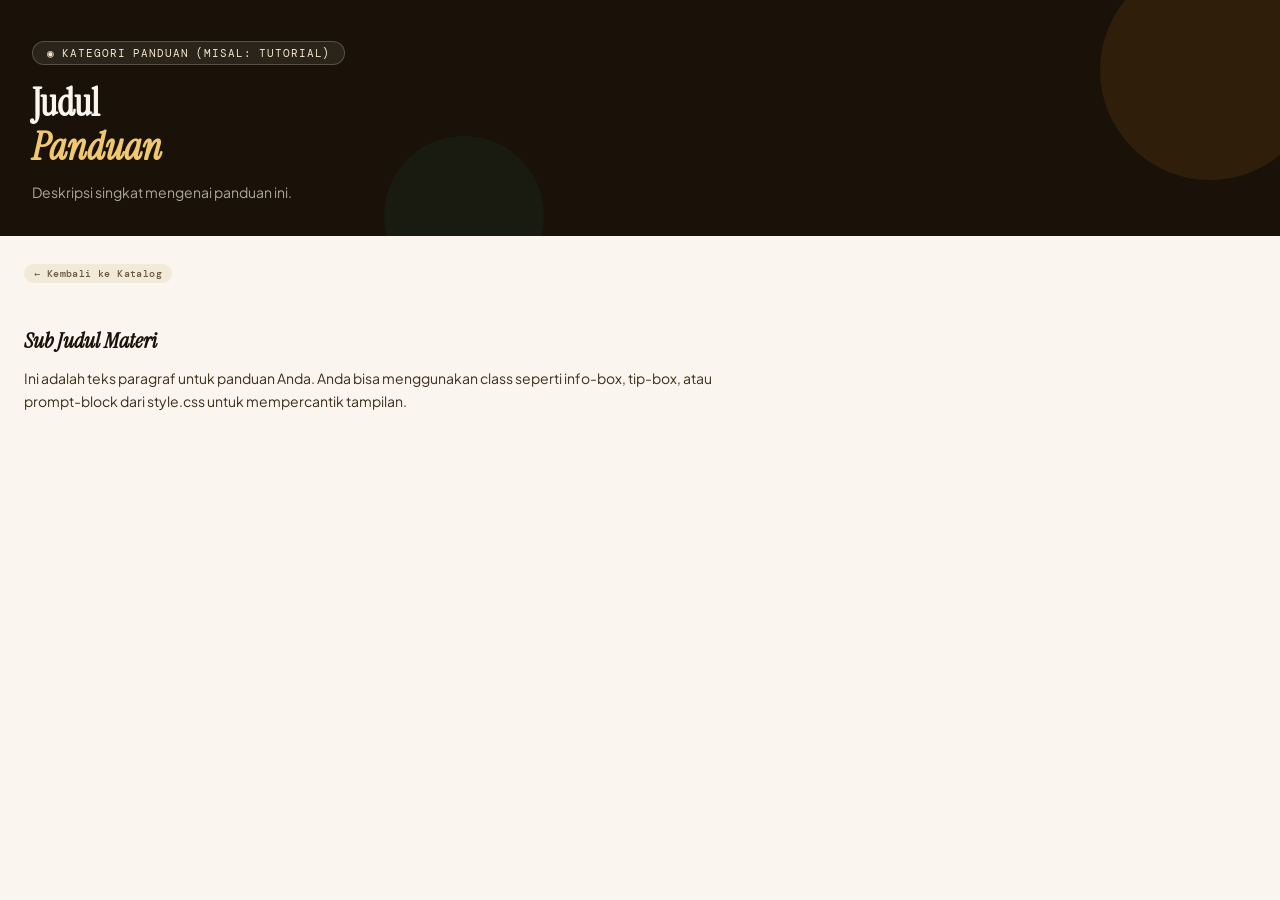
<file: tips-and-tricks/panduan-obsidian.html>
<!DOCTYPE html>
<html lang="id">
<head>
  <meta charset="UTF-8">
  <meta name="viewport" content="width=device-width, initial-scale=1.0">
  <title>Judul Panduan Baru - Insight Forge</title>
  
  <link href="https://fonts.googleapis.com/css2?family=Instrument+Serif:ital@0;1&family=DM+Mono:wght@400;500&family=Plus+Jakarta+Sans:wght@400;500;600&display=swap" rel="stylesheet">
  <link rel="stylesheet" href="../assets/style.css">
</head>
<body>

  <div class="hero">
    <div class="hero-badge">◉ Kategori Panduan (Misal: Tutorial)</div>
    <h1>Judul <br><em>Panduan</em></h1>
    <p class="hero-desc">Deskripsi singkat mengenai panduan ini.</p>
  </div>

  <div class="content-area">
    <a href="index.html" class="tag gray" style="text-decoration: none; display: inline-block; margin-bottom: 1.5rem;">← Kembali ke Katalog</a>
    
    <h2 class="section-title">Sub Judul Materi</h2>
    <p style="font-size: 14px; color: var(--ink2); line-height: 1.6;">
      Ini adalah teks paragraf untuk panduan Anda. Anda bisa menggunakan class seperti info-box, tip-box, atau prompt-block dari style.css untuk mempercantik tampilan.
    </p>
    </div>

  <script src="../assets/forge.js"></script>
</body>
</html>
</file>
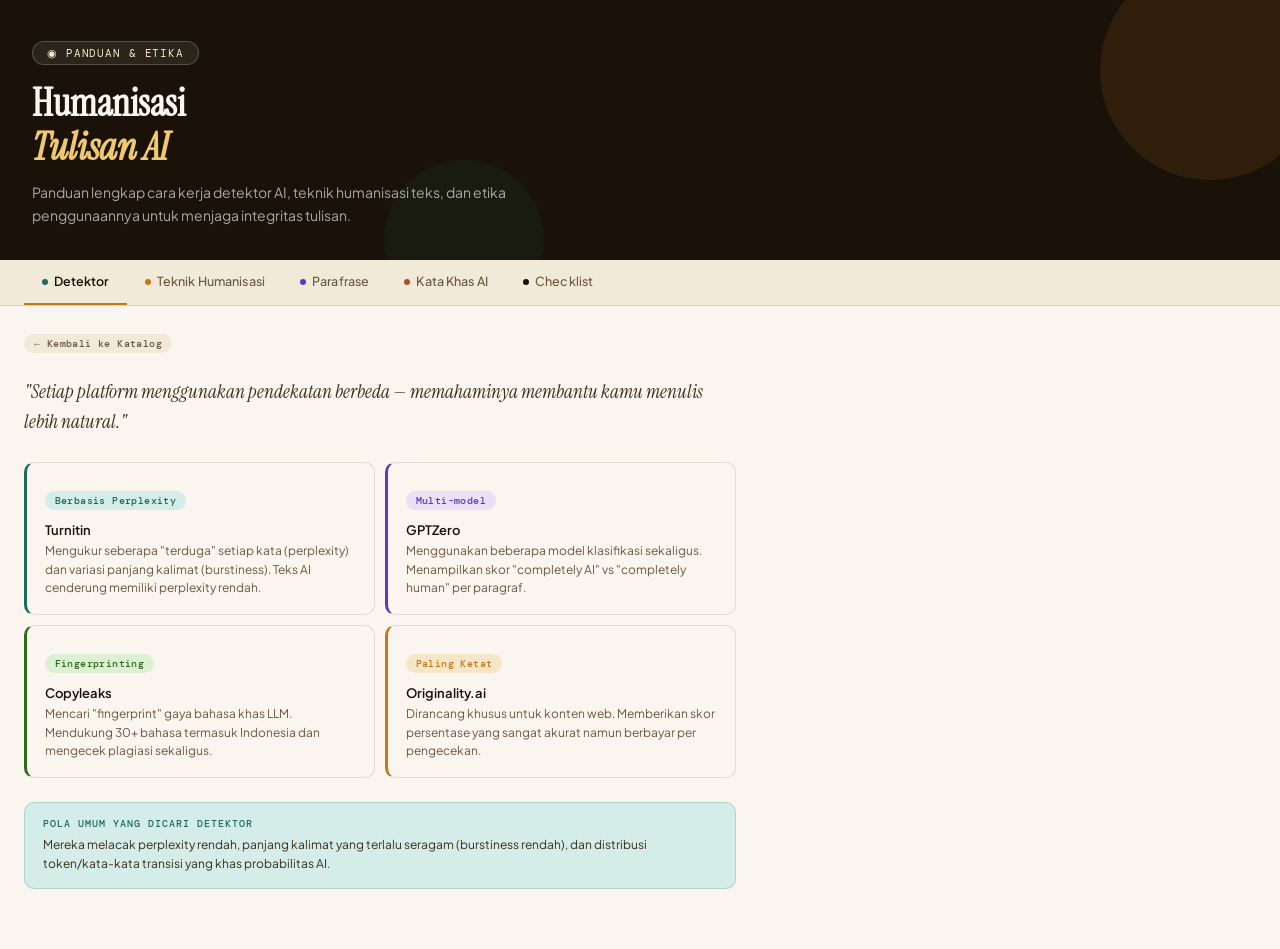
<file: tips-and-tricks/panduan_humanisasi_tulisan_ai.html>
<!DOCTYPE html>
<html lang="id">
<head>
  <meta charset="UTF-8">
  <meta name="viewport" content="width=device-width, initial-scale=1.0">
  <title>Humanisasi Tulisan AI - Insight Forge</title>
  
  <link href="https://fonts.googleapis.com/css2?family=Instrument+Serif:ital@0;1&family=DM+Mono:wght@400;500&family=Plus+Jakarta+Sans:wght@400;500;600&display=swap" rel="stylesheet">
  <link rel="stylesheet" href="../assets/style.css">
  
  <style>
    /* CSS Khusus untuk fitur Checklist dan Komparasi di halaman ini */
    .compare-box { display: grid; grid-template-columns: 1fr 1fr; gap: 1rem; margin: 1rem 0; }
    .compare-col { border-radius: 10px; padding: 1.2rem; border: 0.5px solid var(--border); }
    .col-ai { background: var(--coral-light); border-color: rgba(184,74,42,0.2); }
    .col-human { background: var(--green-light); border-color: rgba(45,107,26,0.2); }
    .col-label { font-family: 'DM Mono', monospace; font-size: 11px; text-transform: uppercase; margin-bottom: 0.8rem; font-weight: 500; }
    .col-ai .col-label { color: var(--coral); }
    .col-human .col-label { color: var(--green); }
    
    .ai-word { display: inline-block; background: var(--coral-light); color: var(--coral); border-radius: 4px; padding: 2px 7px; font-size: 12px; margin: 3px; font-family: 'DM Mono', monospace; border: 0.5px solid rgba(184,74,42,0.2);}
    
    .checklist-item { display: flex; align-items: flex-start; gap: 12px; padding: 10px 0; border-bottom: 0.5px solid var(--border); cursor: pointer; transition: background 0.2s;}
    .checklist-item:last-child { border-bottom: none; }
    .checklist-item:hover { background: rgba(0,0,0,0.02); }
    .check-box { width: 18px; height: 18px; border-radius: 4px; border: 1.5px solid var(--ink3); flex-shrink: 0; display: flex; align-items: center; justify-content: center; font-size: 10px; color: transparent; margin-top: 2px; }
    .check-box.checked { background: var(--teal); border-color: var(--teal); color: var(--cream); }
    .check-text { font-size: 13px; color: var(--ink2); line-height: 1.5; }
    .check-text.checked { text-decoration: line-through; color: var(--ink3); opacity: 0.6; }
    
    .progress-bar { height: 6px; background: var(--border); border-radius: 3px; margin-bottom: 0.5rem; overflow: hidden; }
    .progress-fill { height: 100%; background: var(--teal); width: 0%; transition: width 0.3s; }
    .progress-label { font-size: 11px; font-family: 'DM Mono', monospace; color: var(--ink3); margin-bottom: 1.5rem; }
  </style>
</head>
<body>

  <div class="hero">
    <div class="hero-badge">◉ Panduan & Etika</div>
    <h1>Humanisasi <br><em>Tulisan AI</em></h1>
    <p class="hero-desc">Panduan lengkap cara kerja detektor AI, teknik humanisasi teks, dan etika penggunaannya untuk menjaga integritas tulisan.</p>
  </div>

  <nav class="nav-tabs">
    <button class="tab-btn active" onclick="switchTab('detector')" data-tab="detector"><span class="tab-dot" style="background:#1a6b5a"></span>Detektor</button>
    <button class="tab-btn" onclick="switchTab('teknik')" data-tab="teknik"><span class="tab-dot" style="background:#c07a1a"></span>Teknik Humanisasi</button>
    <button class="tab-btn" onclick="switchTab('parafrase')" data-tab="parafrase"><span class="tab-dot" style="background:#5a3ab8"></span>Parafrase</button>
    <button class="tab-btn" onclick="switchTab('kata')" data-tab="kata"><span class="tab-dot" style="background:#b84a2a"></span>Kata Khas AI</button>
    <button class="tab-btn" onclick="switchTab('checklist')" data-tab="checklist"><span class="tab-dot" style="background:#1a1208"></span>Checklist</button>
  </nav>

  <div class="content-area">
    <a href="index.html" class="tag gray" style="text-decoration: none; display: inline-block; margin-bottom: 1.5rem;">← Kembali ke Katalog</a>

    <div id="tab-detector" class="tab-panel active">
      <p class="intro-text">"Setiap platform menggunakan pendekatan berbeda — memahaminya membantu kamu menulis lebih natural."</p>
      
      <div class="feature-grid">
        <div class="feature-card teal">
          <div class="tag-row"><span class="tag teal">Berbasis Perplexity</span></div>
          <h3 style="margin-top:10px;">Turnitin</h3>
          <p>Mengukur seberapa "terduga" setiap kata (perplexity) dan variasi panjang kalimat (burstiness). Teks AI cenderung memiliki perplexity rendah.</p>
        </div>
        <div class="feature-card purple">
          <div class="tag-row"><span class="tag purple">Multi-model</span></div>
          <h3 style="margin-top:10px;">GPTZero</h3>
          <p>Menggunakan beberapa model klasifikasi sekaligus. Menampilkan skor "completely AI" vs "completely human" per paragraf.</p>
        </div>
        <div class="feature-card green">
          <div class="tag-row"><span class="tag green">Fingerprinting</span></div>
          <h3 style="margin-top:10px;">Copyleaks</h3>
          <p>Mencari "fingerprint" gaya bahasa khas LLM. Mendukung 30+ bahasa termasuk Indonesia dan mengecek plagiasi sekaligus.</p>
        </div>
        <div class="feature-card amber">
          <div class="tag-row"><span class="tag amber">Paling Ketat</span></div>
          <h3 style="margin-top:10px;">Originality.ai</h3>
          <p>Dirancang khusus untuk konten web. Memberikan skor persentase yang sangat akurat namun berbayar per pengecekan.</p>
        </div>
      </div>
      
      <div class="info-box">
        <div class="info-label">Pola Umum yang Dicari Detektor</div>
        <p>Mereka melacak perplexity rendah, panjang kalimat yang terlalu seragam (burstiness rendah), dan distribusi token/kata-kata transisi yang khas probabilitas AI.</p>
      </div>
    </div>

    <div id="tab-teknik" class="tab-panel">
      <h2 class="section-title">Strategi Utama</h2>
      <div class="feature-grid">
        <div class="feature-card green">
          <h3>Variasikan Panjang Kalimat</h3>
          <p>AI membuat kalimat seragam. Manusia menulis kalimat sangat pendek. Lalu kalimat yang kompleks, panjang, dengan banyak koma. Campur keduanya secara ekstrem.</p>
        </div>
        <div class="feature-card green">
          <h3>Ketidaksempurnaan Natural</h3>
          <p>Sisipkan opini personal, tambahkan keraguan ("mungkin", "saya rasa"). AI selalu terdengar terlalu yakin dan objektif.</p>
        </div>
        <div class="feature-card amber">
          <h3>Pecah Pola Transisi</h3>
          <p>Hindari "selain itu", "lebih lanjut". Biarkan paragraf mengalir tanpa penanda eksplisit di setiap awal kalimat.</p>
        </div>
        <div class="feature-card amber">
          <h3>Referensi Konkret</h3>
          <p>Ganti klaim generik dengan angka spesifik, nama tempat, atau tanggal (Contoh: "Studi Universitas A tahun 2023...").</p>
        </div>
      </div>
    </div>

    <div id="tab-parafrase" class="tab-panel">
      <div class="compare-box">
        <div class="compare-col col-ai">
          <div class="col-label">🤖 Teks Generik AI</div>
          <p style="font-size: 12.5px; line-height:1.6;">"Selain itu, perlu dicatat bahwa kecerdasan buatan berpotensi mengubah berbagai sektor ekonomi secara signifikan, sehingga meningkatkan produktivitas industri."</p>
        </div>
        <div class="compare-col col-human">
          <div class="col-label">✍️ Humanisasi (Level 4)</div>
          <p style="font-size: 12.5px; line-height:1.6;">"AI memang meningkatkan produktivitas — angkanya nyata. Tapi 'transformasi ekonomi' yang sering disebut itu terasa abstrak sampai kamu melihatnya langsung di lapangan."</p>
        </div>
      </div>
      
      <div class="step-list">
        <div class="step-item">
          <div class="step-num">1</div>
          <div class="step-content">
            <h4>Level Lemah (Ganti Sinonim)</h4>
            <p>Hanya mengganti kata per kata. Struktur tetap sama. Sangat mudah terdeteksi detektor.</p>
          </div>
        </div>
        <div class="step-item">
          <div class="step-num">2</div>
          <div class="step-content">
            <h4>Level Sedang (Ubah Struktur)</h4>
            <p>Mengubah kalimat aktif ke pasif, menggeser urutan klausa, atau memecah kalimat yang panjang.</p>
          </div>
        </div>
        <div class="step-item">
          <div class="step-num">3</div>
          <div class="step-content">
            <h4>Level Kuat (Ubah Sudut Pandang)</h4>
            <p>Sampaikan ide yang sama dari perspektif berbeda, tambahkan pengalaman atau contoh nyata.</p>
          </div>
        </div>
        <div class="step-item">
          <div class="step-num">4</div>
          <div class="step-content">
            <h4>Level Ekstrem (Tulis Ulang Total)</h4>
            <p>Baca hasil AI, pahami idenya, lalu tutup teksnya dan tulis ulang dari nol dengan nada bicara Anda sendiri.</p>
          </div>
        </div>
      </div>
    </div>

    <div id="tab-kata" class="tab-panel">
      <h2 class="section-title">Red Flags (Kata Penanda AI)</h2>
      <div class="warn-box">
        <div class="warn-label">Transisi & Penghubung</div>
        <div style="margin-top:8px;">
          <span class="ai-word">Furthermore</span><span class="ai-word">Moreover</span><span class="ai-word">Selain itu</span><span class="ai-word">Lebih lanjut</span><span class="ai-word">Dengan demikian</span><span class="ai-word">Oleh karena itu</span>
        </div>
      </div>
      
      <div class="warn-box">
        <div class="warn-label">Intensifier Berlebihan</div>
        <div style="margin-top:8px;">
          <span class="ai-word">Crucial</span><span class="ai-word">Paramount</span><span class="ai-word">Sangat signifikan</span><span class="ai-word">Secara komprehensif</span><span class="ai-word">Robust</span>
        </div>
      </div>

      <div class="warn-box">
        <div class="warn-label">Frasa Pembuka</div>
        <div style="margin-top:8px;">
          <span class="ai-word">Perlu dicatat bahwa...</span><span class="ai-word">Dapat disimpulkan...</span><span class="ai-word">Di era modern ini...</span><span class="ai-word">Seiring berjalannya waktu...</span>
        </div>
      </div>

      <div class="tip-box">
        <div class="tip-label">Saran Alternatif</div>
        <p>Gunakan bahasa sehari-hari: "tapi" bukan "namun", "soal" bukan "mengenai". Gunakan em-dash (—) untuk memberikan jeda informal pada struktur kalimat Anda.</p>
      </div>
    </div>

    <div id="tab-checklist" class="tab-panel">
      <h2 class="section-title">Pengecekan Akhir (Pre-Flight)</h2>
      <div class="progress-bar"><div class="progress-fill" id="progress-fill"></div></div>
      <div class="progress-label" id="progress-text">0 dari 8 selesai</div>

      <div style="background: var(--cream); border: 0.5px solid var(--border); border-radius: 10px; padding: 10px 15px; margin-bottom: 2rem;">
        <div class="checklist-item" onclick="toggleCheck(this)">
          <div class="check-box">✓</div>
          <div class="check-text">Panjang kalimat bervariasi (pendek bercampur panjang kompleks).</div>
        </div>
        <div class="checklist-item" onclick="toggleCheck(this)">
          <div class="check-box">✓</div>
          <div class="check-text">Kata transisi khas AI (selain itu, namun demikian) sudah diganti atau dihapus.</div>
        </div>
        <div class="checklist-item" onclick="toggleCheck(this)">
          <div class="check-box">✓</div>
          <div class="check-text">Terdapat referensi konkret berupa angka, nama spesifik, atau tanggal.</div>
        </div>
        <div class="checklist-item" onclick="toggleCheck(this)">
          <div class="check-box">✓</div>
          <div class="check-text">Ada ekspresi opini, ketidakpastian, atau keraguan natural.</div>
        </div>
        <div class="checklist-item" onclick="toggleCheck(this)">
          <div class="check-box">✓</div>
          <div class="check-text">Tidak ada kontradiksi internal atau halusinasi data (fakta diverifikasi).</div>
        </div>
        <div class="checklist-item" onclick="toggleCheck(this)">
          <div class="check-box">✓</div>
          <div class="check-text">Sudah dibaca keras-keras dan terdengar seperti gaya bicara saya sendiri.</div>
        </div>
        <div class="checklist-item" onclick="toggleCheck(this)">
          <div class="check-box">✓</div>
          <div class="check-text">Sudah melewati pengecekan GPTZero / ZeroGPT dengan skor aman.</div>
        </div>
        <div class="checklist-item" onclick="toggleCheck(this)">
          <div class="check-box">✓</div>
          <div class="check-text">Saya bisa menjelaskan ulang argumen di setiap paragraf jika ditanya.</div>
        </div>
      </div>
    </div>

  </div>

  <script src="../assets/forge.js"></script>
  <script>
    // Logika interaktif khusus untuk checklist
    function toggleCheck(item) {
      const box = item.querySelector('.check-box');
      const text = item.querySelector('.check-text');
      box.classList.toggle('checked');
      text.classList.toggle('checked');
      
      const total = document.querySelectorAll('.checklist-item').length;
      const checked = document.querySelectorAll('.check-box.checked').length;
      
      const pct = Math.round((checked / total) * 100);
      document.getElementById('progress-fill').style.width = pct + '%';
      document.getElementById('progress-text').textContent = checked + ' dari ' + total + ' selesai';
    }
  </script>
</body>
</html>
</file>
<file: assets/style.css>
@import url('https://fonts.googleapis.com/css2?family=Instrument+Serif:ital@0;1&family=DM+Mono:wght@400;500&family=Plus+Jakarta+Sans:wght@400;500;600&display=swap');

* { box-sizing: border-box; margin: 0; padding: 0; }

:root {
  --ink: #1a1208;
  --ink2: #3d2e1a;
  --ink3: #6b5740;
  --cream: #faf6ef;
  --cream2: #f2ead8;
  --cream3: #e8ddc8;
  --amber: #c07a1a;
  --amber-light: #f5e6c8;
  --teal: #1a6b5a;
  --teal-light: #d4ede8;
  --coral: #b84a2a;
  --coral-light: #f5ddd8;
  --purple: #5a3ab8;
  --purple-light: #e8e0f5;
  --green: #2d6b1a;
  --green-light: #ddf0d4;
  --border: rgba(90,60,20,0.15);
  --border2: rgba(90,60,20,0.28);
}

body {
  background: var(--cream);
  font-family: 'Plus Jakarta Sans', sans-serif;
  color: var(--ink);
  padding: 0;
  min-height: 100vh;
}

.hero {
  background: var(--ink);
  color: var(--cream);
  padding: 2.5rem 2rem 2rem;
  position: relative;
  overflow: hidden;
}

.hero::before {
  content: '';
  position: absolute;
  top: -40px; right: -40px;
  width: 220px; height: 220px;
  border-radius: 50%;
  background: var(--amber);
  opacity: 0.12;
}

.hero::after {
  content: '';
  position: absolute;
  bottom: -60px; left: 30%;
  width: 160px; height: 160px;
  border-radius: 50%;
  background: var(--teal);
  opacity: 0.10;
}

.hero-badge {
  display: inline-flex;
  align-items: center;
  gap: 6px;
  background: rgba(255,255,255,0.08);
  border: 0.5px solid rgba(255,255,255,0.2);
  border-radius: 100px;
  padding: 4px 14px;
  font-size: 11px;
  font-family: 'DM Mono', monospace;
  letter-spacing: 0.08em;
  color: var(--amber-light);
  margin-bottom: 1rem;
  text-transform: uppercase;
}

.hero h1 {
  font-family: 'Instrument Serif', serif;
  font-size: 2.4rem;
  line-height: 1.15;
  color: var(--cream);
  margin-bottom: 0.75rem;
  position: relative;
  z-index: 1;
}

.hero h1 em {
  font-style: italic;
  color: #f0c870;
}

.hero-desc {
  font-size: 14px;
  color: rgba(250,246,239,0.65);
  line-height: 1.65;
  max-width: 520px;
  position: relative;
  z-index: 1;
}

.nav-tabs {
  display: flex;
  gap: 0;
  background: var(--cream2);
  border-bottom: 1px solid var(--border);
  padding: 0 1.5rem;
  overflow-x: auto;
  scrollbar-width: none;
}

.nav-tabs::-webkit-scrollbar { display: none; }

.tab-btn {
  font-family: 'Plus Jakarta Sans', sans-serif;
  font-size: 12.5px;
  font-weight: 500;
  color: var(--ink3);
  background: none;
  border: none;
  border-bottom: 2.5px solid transparent;
  padding: 0.85rem 1.1rem;
  cursor: pointer;
  white-space: nowrap;
  transition: all 0.18s;
  letter-spacing: 0.01em;
}

.tab-btn:hover { color: var(--ink); }

.tab-btn.active {
  color: var(--ink);
  border-bottom-color: var(--amber);
  font-weight: 600;
}

.tab-dot {
  display: inline-block;
  width: 6px; height: 6px;
  border-radius: 50%;
  margin-right: 6px;
  vertical-align: middle;
  position: relative;
  top: -1px;
}

.content-area {
  padding: 1.5rem 1.5rem 3rem;
  max-width: 760px;
}

.tab-panel { display: none; }
.tab-panel.active { display: block; }

.section-label {
  font-family: 'DM Mono', monospace;
  font-size: 10px;
  text-transform: uppercase;
  letter-spacing: 0.12em;
  color: var(--ink3);
  margin-bottom: 1rem;
  display: flex;
  align-items: center;
  gap: 8px;
}

.section-label::after {
  content: '';
  flex: 1;
  height: 0.5px;
  background: var(--border);
}

.intro-text {
  font-family: 'Instrument Serif', serif;
  font-size: 1.2rem;
  line-height: 1.6;
  color: var(--ink2);
  margin-bottom: 1.5rem;
  font-style: italic;
}

.feature-grid {
  display: grid;
  grid-template-columns: 1fr 1fr;
  gap: 10px;
  margin-bottom: 1.5rem;
}

.feature-card {
  background: var(--cream);
  border: 0.5px solid var(--border);
  border-radius: 10px;
  padding: 1rem 1.1rem;
  border-left: 3px solid;
}

.feature-card.amber { border-left-color: var(--amber); }
.feature-card.teal { border-left-color: var(--teal); }
.feature-card.coral { border-left-color: var(--coral); }
.feature-card.purple { border-left-color: var(--purple); }
.feature-card.green { border-left-color: var(--green); }

.feature-card h3 {
  font-size: 13px;
  font-weight: 600;
  color: var(--ink);
  margin-bottom: 4px;
}

.feature-card p {
  font-size: 12px;
  color: var(--ink3);
  line-height: 1.55;
}

.step-list { list-style: none; margin-bottom: 1.5rem; }

.step-item {
  display: flex;
  gap: 12px;
  padding: 0.9rem 0;
  border-bottom: 0.5px solid var(--border);
}

.step-item:last-child { border-bottom: none; }

.step-num {
  font-family: 'DM Mono', monospace;
  font-size: 11px;
  font-weight: 500;
  color: var(--cream);
  background: var(--ink);
  width: 22px; height: 22px;
  border-radius: 50%;
  display: flex;
  align-items: center;
  justify-content: center;
  flex-shrink: 0;
  margin-top: 1px;
}

.step-content h4 {
  font-size: 13.5px;
  font-weight: 600;
  color: var(--ink);
  margin-bottom: 3px;
}

.step-content p {
  font-size: 12px;
  color: var(--ink3);
  line-height: 1.55;
}

.prompt-block {
  background: var(--ink);
  border-radius: 10px;
  padding: 1.1rem 1.25rem;
  margin: 0.75rem 0 1.25rem;
  position: relative;
  overflow: hidden;
}

.prompt-block::before {
  content: 'PROMPT SIAP PAKAI';
  font-family: 'DM Mono', monospace;
  font-size: 9px;
  letter-spacing: 0.12em;
  color: rgba(240,200,112,0.7);
  display: block;
  margin-bottom: 8px;
}

.prompt-block p {
  font-family: 'DM Mono', monospace;
  font-size: 11.5px;
  color: #e8dfc8;
  line-height: 1.7;
  white-space: pre-wrap;
}

.prompt-block .highlight { color: #f0c870; }
.prompt-block .placeholder { color: #88c8a0; font-style: italic; }

.copy-btn {
  position: absolute;
  top: 10px; right: 10px;
  font-family: 'DM Mono', monospace;
  font-size: 10px;
  color: rgba(240,200,112,0.7);
  background: rgba(255,255,255,0.07);
  border: 0.5px solid rgba(255,255,255,0.15);
  border-radius: 5px;
  padding: 3px 8px;
  cursor: pointer;
  transition: all 0.15s;
}

.copy-btn:hover {
  background: rgba(255,255,255,0.14);
  color: #f0c870;
}

.tip-box {
  background: var(--amber-light);
  border: 0.5px solid rgba(192,122,26,0.25);
  border-radius: 10px;
  padding: 0.9rem 1.1rem;
  margin: 0.75rem 0;
}

.tip-box .tip-label {
  font-family: 'DM Mono', monospace;
  font-size: 10px;
  font-weight: 500;
  text-transform: uppercase;
  letter-spacing: 0.1em;
  color: var(--amber);
  margin-bottom: 5px;
}

.tip-box p {
  font-size: 12px;
  color: var(--ink2);
  line-height: 1.6;
}

.warn-box {
  background: var(--coral-light);
  border: 0.5px solid rgba(184,74,42,0.2);
  border-radius: 10px;
  padding: 0.9rem 1.1rem;
  margin: 0.75rem 0;
}

.warn-box .warn-label {
  font-family: 'DM Mono', monospace;
  font-size: 10px;
  font-weight: 500;
  text-transform: uppercase;
  letter-spacing: 0.1em;
  color: var(--coral);
  margin-bottom: 5px;
}

.warn-box p {
  font-size: 12px;
  color: var(--ink2);
  line-height: 1.6;
}

.info-box {
  background: var(--teal-light);
  border: 0.5px solid rgba(26,107,90,0.2);
  border-radius: 10px;
  padding: 0.9rem 1.1rem;
  margin: 0.75rem 0;
}

.info-box .info-label {
  font-family: 'DM Mono', monospace;
  font-size: 10px;
  font-weight: 500;
  text-transform: uppercase;
  letter-spacing: 0.1em;
  color: var(--teal);
  margin-bottom: 5px;
}

.info-box p {
  font-size: 12px;
  color: var(--ink2);
  line-height: 1.6;
}

.use-case-stack { display: flex; flex-direction: column; gap: 10px; margin-bottom: 1.5rem; }

.use-case-card {
  background: var(--cream);
  border: 0.5px solid var(--border);
  border-radius: 10px;
  overflow: hidden;
}

.use-case-header {
  display: flex;
  align-items: center;
  gap: 10px;
  padding: 0.85rem 1.1rem;
  cursor: pointer;
  user-select: none;
  transition: background 0.15s;
}

.use-case-header:hover { background: var(--cream2); }

.use-case-icon {
  width: 32px; height: 32px;
  border-radius: 8px;
  display: flex;
  align-items: center;
  justify-content: center;
  font-size: 15px;
  flex-shrink: 0;
}

.use-case-title {
  font-size: 13px;
  font-weight: 600;
  color: var(--ink);
  flex: 1;
}

.use-case-arrow {
  font-size: 14px;
  color: var(--ink3);
  transition: transform 0.2s;
}

.use-case-body {
  display: none;
  padding: 0 1.1rem 1rem;
  border-top: 0.5px solid var(--border);
}

.use-case-body.open { display: block; }
.use-case-header.open .use-case-arrow { transform: rotate(90deg); }

.use-case-body p {
  font-size: 12px;
  color: var(--ink3);
  line-height: 1.6;
  margin: 0.8rem 0 0;
}

.workflow-row {
  display: flex;
  align-items: flex-start;
  gap: 0;
  margin: 1.2rem 0;
  overflow-x: auto;
  padding-bottom: 4px;
}

.workflow-step {
  display: flex;
  flex-direction: column;
  align-items: center;
  min-width: 100px;
  flex: 1;
}

.workflow-circle {
  width: 44px; height: 44px;
  border-radius: 50%;
  display: flex;
  align-items: center;
  justify-content: center;
  font-size: 18px;
  margin-bottom: 8px;
  font-family: 'DM Mono', monospace;
  font-size: 11px;
  font-weight: 500;
}

.workflow-label {
  font-size: 11px;
  font-weight: 500;
  color: var(--ink2);
  text-align: center;
  line-height: 1.4;
}

.workflow-arrow {
  font-size: 18px;
  color: var(--border2);
  padding: 0 4px;
  padding-top: 12px;
  flex-shrink: 0;
}

.tag-row { display: flex; flex-wrap: wrap; gap: 6px; margin: 0.75rem 0; }

.tag {
  font-family: 'DM Mono', monospace;
  font-size: 10px;
  padding: 3px 10px;
  border-radius: 100px;
  font-weight: 500;
  letter-spacing: 0.04em;
}

.tag.amber { background: var(--amber-light); color: var(--amber); }
.tag.teal { background: var(--teal-light); color: var(--teal); }
.tag.coral { background: var(--coral-light); color: var(--coral); }
.tag.purple { background: var(--purple-light); color: var(--purple); }
.tag.green { background: var(--green-light); color: var(--green); }
.tag.gray { background: var(--cream2); color: var(--ink3); }

.divider {
  height: 0.5px;
  background: var(--border);
  margin: 1.5rem 0;
}

.audio-visual {
  background: var(--ink);
  border-radius: 12px;
  padding: 1.5rem;
  margin: 1rem 0;
  display: flex;
  gap: 1.2rem;
  align-items: center;
}

.audio-waveform {
  display: flex;
  align-items: center;
  gap: 3px;
  height: 40px;
}

.audio-bar {
  width: 4px;
  background: var(--amber-light);
  border-radius: 2px;
  opacity: 0.6;
  animation: wave 1.2s ease-in-out infinite;
}

@keyframes wave {
  0%, 100% { transform: scaleY(0.4); opacity: 0.4; }
  50% { transform: scaleY(1); opacity: 0.9; }
}

.audio-info { flex: 1; }

.audio-info h4 {
  font-family: 'Instrument Serif', serif;
  font-size: 1rem;
  color: var(--cream);
  margin-bottom: 4px;
  font-style: italic;
}

.audio-info p {
  font-size: 11px;
  color: rgba(250,246,239,0.5);
  font-family: 'DM Mono', monospace;
}

.big-number {
  font-family: 'Instrument Serif', serif;
  font-size: 2rem;
  color: var(--ink);
  font-style: italic;
}

.stat-row {
  display: grid;
  grid-template-columns: repeat(3, 1fr);
  gap: 10px;
  margin: 1.2rem 0;
}

.stat-card {
  background: var(--cream2);
  border-radius: 10px;
  padding: 1rem;
  text-align: center;
}

.stat-card .stat-num {
  font-family: 'Instrument Serif', serif;
  font-size: 1.6rem;
  color: var(--ink);
  font-style: italic;
  display: block;
  margin-bottom: 3px;
}

.stat-card .stat-label {
  font-size: 10.5px;
  color: var(--ink3);
  font-family: 'DM Mono', monospace;
}

h2.section-title {
  font-family: 'Instrument Serif', serif;
  font-size: 1.35rem;
  color: var(--ink);
  font-style: italic;
  margin: 1.2rem 0 0.8rem;
}

.prompt-set { margin-bottom: 1.5rem; }
.prompt-set h3 {
  font-size: 13px;
  font-weight: 600;
  color: var(--ink2);
  margin-bottom: 6px;
}
</file>
